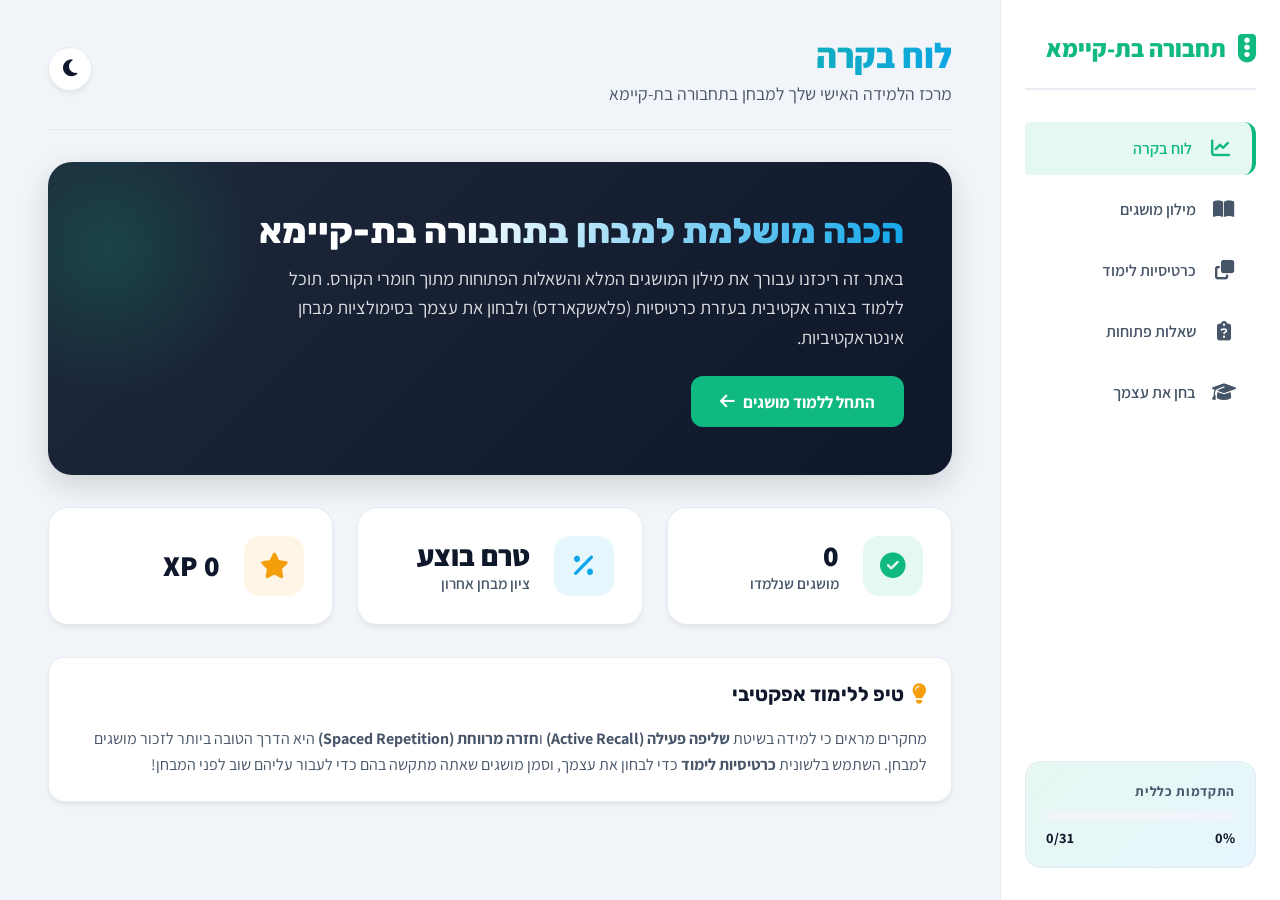
<file: index.html>
<!DOCTYPE html>
<html lang="he" dir="rtl">
<head>
    <meta charset="UTF-8">
    <meta name="viewport" content="width=device-width, initial-scale=1.0">
    <title>לוח בקרה - תחבורה בת-קיימא</title>
    <!-- Google Fonts -->
    <link rel="preconnect" href="https://fonts.googleapis.com">
    <link rel="preconnect" href="https://fonts.gstatic.com" crossorigin>
    <link href="https://fonts.googleapis.com/css2?family=Assistant:wght@300;400;600;700;800&family=Rubik:wght@300;400;500;700;800&display=swap" rel="stylesheet">
    <!-- FontAwesome for icons -->
    <link rel="stylesheet" href="https://cdnjs.cloudflare.com/ajax/libs/font-awesome/6.4.0/css/all.min.css">
    <!-- External stylesheet -->
    <link rel="stylesheet" href="styles.css">
</head>
<body data-theme="light">

    <div class="app-container">
        
        <!-- Sidebar Navigation -->
        <aside class="sidebar">
            <div class="logo-area">
                <i class="fa-solid fa-traffic-light"></i>
                <span>תחבורה בת-קיימא</span>
            </div>
            
            <nav>
                <ul class="nav-links">
                    <li>
                        <a class="nav-item active" href="index.html" id="nav-dashboard">
                            <i class="fa-solid fa-chart-line"></i>
                            <span>לוח בקרה</span>
                        </a>
                    </li>
                    <li>
                        <a class="nav-item" href="dictionary.html" id="nav-dictionary">
                            <i class="fa-solid fa-book-open"></i>
                            <span>מילון מושגים</span>
                        </a>
                    </li>
                    <li>
                        <a class="nav-item" href="flashcards.html" id="nav-flashcards">
                            <i class="fa-solid fa-clone"></i>
                            <span>כרטיסיות לימוד</span>
                        </a>
                    </li>
                    <li>
                        <a class="nav-item" href="open-questions.html" id="nav-open-questions">
                            <i class="fa-solid fa-clipboard-question"></i>
                            <span>שאלות פתוחות</span>
                        </a>
                    </li>
                    <li>
                        <a class="nav-item" href="quiz.html" id="nav-quiz">
                            <i class="fa-solid fa-graduation-cap"></i>
                            <span>בחן את עצמך</span>
                        </a>
                    </li>
                </ul>
            </nav>
            
            <!-- Learning Progress Box in Sidebar -->
            <div class="stats-summary">
                <div class="stats-summary-title">התקדמות כללית</div>
                <div class="progress-bar-container">
                    <div class="progress-bar-fill" id="sidebar-progress-fill"></div>
                </div>
                <div class="progress-text">
                    <span id="sidebar-progress-percent">0%</span>
                    <span id="sidebar-progress-ratio">0/0</span>
                </div>
            </div>
        </aside>

        <!-- Main Content Area -->
        <main class="main-content">
            
            <!-- App Header -->
            <header>
                <div class="header-title">
                    <h1>לוח בקרה</h1>
                    <p>מרכז הלמידה האישי שלך למבחן בתחבורה בת-קיימא</p>
                </div>
                <button class="theme-toggle-btn" onclick="toggleTheme()" title="שנה מצב תצוגה">
                    <i class="fa-solid fa-moon" id="theme-icon"></i>
                </button>
            </header>

            <!-- Dashboard View Content -->
            <div class="welcome-hero">
                <div class="welcome-text">
                    <h2>הכנה מושלמת למבחן בתחבורה בת-קיימא</h2>
                    <p>באתר זה ריכזנו עבורך את מילון המושגים המלא והשאלות הפתוחות מתוך חומרי הקורס. תוכל ללמוד בצורה אקטיבית בעזרת כרטיסיות (פלאשקארדס) ולבחון את עצמך בסימולציות מבחן אינטראקטיביות.</p>
                    <a class="hero-action-btn" href="dictionary.html">
                        <span>התחל ללמוד מושגים</span>
                        <i class="fa-solid fa-arrow-left"></i>
                    </a>
                </div>
            </div>

            <!-- Metrics Row -->
            <div class="dashboard-grid">
                <div class="dashboard-card">
                    <div class="dash-icon-box dash-icon-primary">
                        <i class="fa-solid fa-circle-check"></i>
                    </div>
                    <div class="dash-info">
                        <h3 id="dash-learned-count">0</h3>
                        <p>מושגים שנלמדו</p>
                    </div>
                </div>
                
                <div class="dashboard-card">
                    <div class="dash-icon-box dash-icon-secondary">
                        <i class="fa-solid fa-percent"></i>
                    </div>
                    <div class="dash-info">
                        <h3 id="dash-quiz-score">אין נתונים</h3>
                        <p>ציון מבחן אחרון</p>
                    </div>
                </div>

                <div class="dashboard-card">
                    <div class="dash-icon-box dash-icon-accent">
                        <i class="fa-solid fa-star"></i>
                    </div>
                    <div class="dash-info">
                        <h3 id="dash-streak">0 XP</h3>
                    </div>
                </div>
            </div>

            <!-- Tips & Recommendations -->
            <div class="controls-panel">
                <h3 style="font-family: 'Rubik', sans-serif; font-size: 1.25rem;"><i class="fa-solid fa-lightbulb" style="color: var(--accent); margin-left: 0.5rem;"></i>טיפ ללימוד אפקטיבי</h3>
                <p style="color: var(--text-secondary); line-height: 1.6;">מחקרים מראים כי למידה בשיטת <b>שליפה פעילה (Active Recall)</b> ו<b>חזרה מרווחת (Spaced Repetition)</b> היא הדרך הטובה ביותר לזכור מושגים למבחן. השתמש בלשונית <b>כרטיסיות לימוד</b> כדי לבחון את עצמך, וסמן מושגים שאתה מתקשה בהם כדי לעבור עליהם שוב לפני המבחן!</p>
            </div>
            
        </main>
    </div>

    <!-- DB and Core Application JS -->
    <script src="db.js"></script>
    <script>
        // Page-specific initializer (called automatically by db.js)
        function initPage() {
            document.getElementById('dash-learned-count').textContent = state.learnedIds.length;
            document.getElementById('dash-quiz-score').textContent = state.lastQuizScore !== null ? `${state.lastQuizScore}%` : 'טרם בוצע';
            document.getElementById('dash-streak').textContent = `${state.xp} XP`;
        }
    </script>
</body>
</html>
</file>
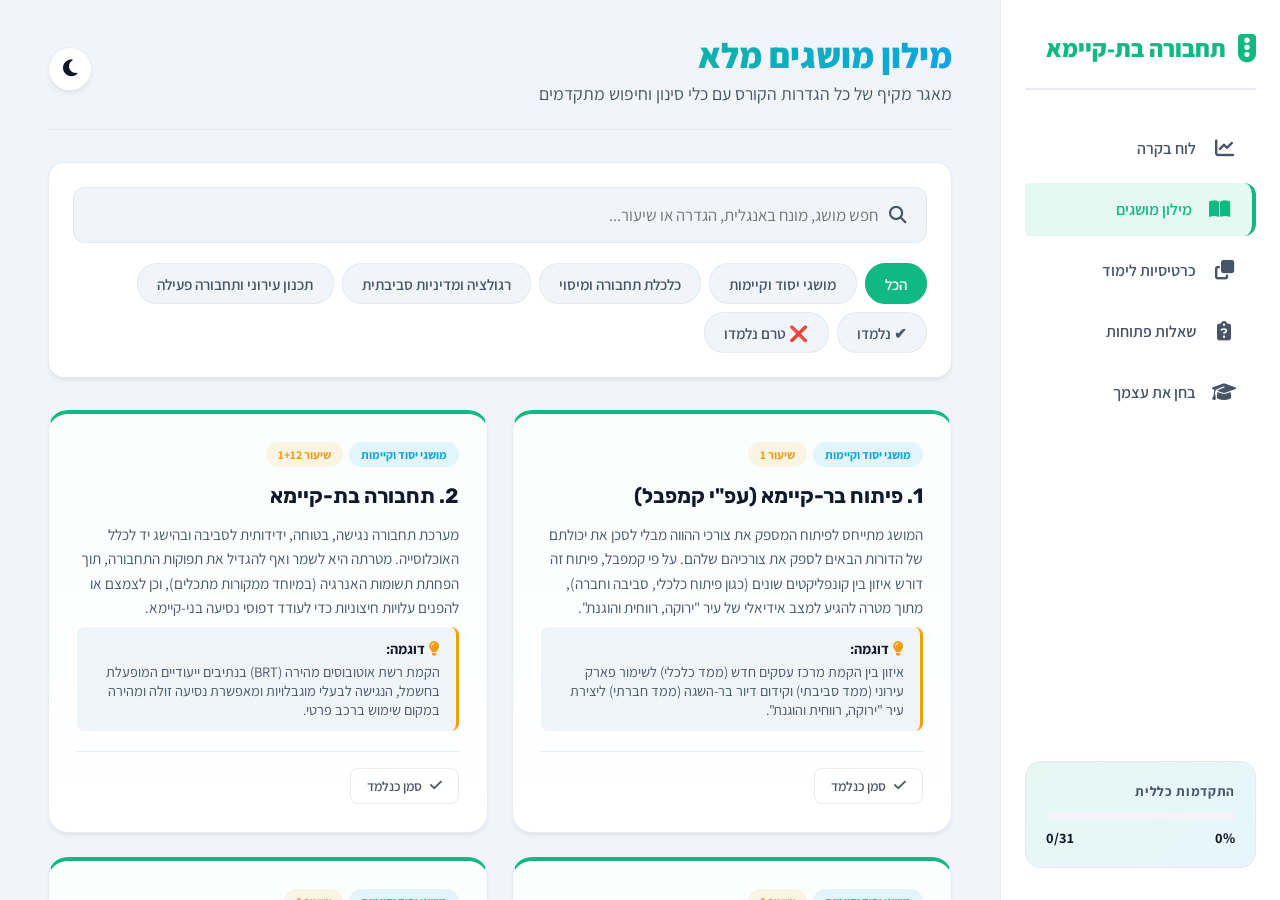
<file: dictionary.html>
<!DOCTYPE html>
<html lang="he" dir="rtl">
<head>
    <meta charset="UTF-8">
    <meta name="viewport" content="width=device-width, initial-scale=1.0">
    <title>מילון מושגים - תחבורה בת-קיימא</title>
    <!-- Google Fonts -->
    <link rel="preconnect" href="https://fonts.googleapis.com">
    <link rel="preconnect" href="https://fonts.gstatic.com" crossorigin>
    <link href="https://fonts.googleapis.com/css2?family=Assistant:wght@300;400;600;700;800&family=Rubik:wght@300;400;500;700;800&display=swap" rel="stylesheet">
    <!-- FontAwesome for icons -->
    <link rel="stylesheet" href="https://cdnjs.cloudflare.com/ajax/libs/font-awesome/6.4.0/css/all.min.css">
    <!-- External stylesheet -->
    <link rel="stylesheet" href="styles.css">
</head>
<body data-theme="light">

    <div class="app-container">
        
        <!-- Sidebar Navigation -->
        <aside class="sidebar">
            <div class="logo-area">
                <i class="fa-solid fa-traffic-light"></i>
                <span>תחבורה בת-קיימא</span>
            </div>
            
            <nav>
                <ul class="nav-links">
                    <li>
                        <a class="nav-item" href="index.html" id="nav-dashboard">
                            <i class="fa-solid fa-chart-line"></i>
                            <span>לוח בקרה</span>
                        </a>
                    </li>
                    <li>
                        <a class="nav-item active" href="dictionary.html" id="nav-dictionary">
                            <i class="fa-solid fa-book-open"></i>
                            <span>מילון מושגים</span>
                        </a>
                    </li>
                    <li>
                        <a class="nav-item" href="flashcards.html" id="nav-flashcards">
                            <i class="fa-solid fa-clone"></i>
                            <span>כרטיסיות לימוד</span>
                        </a>
                    </li>
                    <li>
                        <a class="nav-item" href="open-questions.html" id="nav-open-questions">
                            <i class="fa-solid fa-clipboard-question"></i>
                            <span>שאלות פתוחות</span>
                        </a>
                    </li>
                    <li>
                        <a class="nav-item" href="quiz.html" id="nav-quiz">
                            <i class="fa-solid fa-graduation-cap"></i>
                            <span>בחן את עצמך</span>
                        </a>
                    </li>
                </ul>
            </nav>
            
            <!-- Learning Progress Box in Sidebar -->
            <div class="stats-summary">
                <div class="stats-summary-title">התקדמות כללית</div>
                <div class="progress-bar-container">
                    <div class="progress-bar-fill" id="sidebar-progress-fill"></div>
                </div>
                <div class="progress-text">
                    <span id="sidebar-progress-percent">0%</span>
                    <span id="sidebar-progress-ratio">0/0</span>
                </div>
            </div>
        </aside>

        <!-- Main Content Area -->
        <main class="main-content">
            
            <!-- App Header -->
            <header>
                <div class="header-title">
                    <h1>מילון מושגים מלא</h1>
                    <p>מאגר מקיף של כל הגדרות הקורס עם כלי סינון וחיפוש מתקדמים</p>
                </div>
                <button class="theme-toggle-btn" onclick="toggleTheme()" title="שנה מצב תצוגה">
                    <i class="fa-solid fa-moon" id="theme-icon"></i>
                </button>
            </header>

            <!-- Search & Categories Bar -->
            <div class="controls-panel">
                <div class="search-row">
                    <div class="search-input-wrapper">
                        <i class="fa-solid fa-magnifying-glass"></i>
                        <input type="text" class="search-input" id="search-bar" placeholder="חפש מושג, מונח באנגלית, הגדרה או שיעור..." oninput="filterConcepts()">
                    </div>
                </div>
                
                <div class="categories-filter" id="category-filters">
                    <button class="filter-btn active" onclick="setCategoryFilter('all')">הכל</button>
                    <button class="filter-btn" onclick="setCategoryFilter('sustainability')">מושגי יסוד וקיימות</button>
                    <button class="filter-btn" onclick="setCategoryFilter('economics')">כלכלת תחבורה ומיסוי</button>
                    <button class="filter-btn" onclick="setCategoryFilter('policy')">רגולציה ומדיניות סביבתית</button>
                    <button class="filter-btn" onclick="setCategoryFilter('planning')">תכנון עירוני ותחבורה פעילה</button>
                    <button class="filter-btn" onclick="setCategoryFilter('learned')">✔ נלמדו</button>
                    <button class="filter-btn" onclick="setCategoryFilter('unlearned')">❌ טרם נלמדו</button>
                </div>
            </div>

            <!-- Dictionary Grid -->
            <div class="dictionary-grid" id="concepts-grid">
                <!-- Concept cards dynamically loaded here -->
            </div>
            
        </main>
    </div>

    <!-- DB and Core Application JS -->
    <script src="db.js"></script>
    <script>
        let currentFilter = 'all';
        let searchQuery = '';

        function initPage() {
            renderConcepts();
        }

        // Render Concept cards in Grid
        function renderConcepts() {
            const grid = document.getElementById('concepts-grid');
            grid.innerHTML = '';

            const filtered = getFilteredConcepts();

            if (filtered.length === 0) {
                grid.innerHTML = `
                    <div class="empty-state">
                        <i class="fa-solid fa-box-open"></i>
                        <h3>לא נמצאו מושגים מתאימים</h3>
                        <p>נסה לשנות את מילת החיפוש או את מסנן הקטגוריות</p>
                    </div>
                `;
                return;
            }

            filtered.forEach(concept => {
                const isLearned = state.learnedIds.includes(concept.id);
                const card = document.createElement('div');
                card.className = `concept-card ${isLearned ? 'learned-card' : ''}`;
                card.id = `card-${concept.id}`;
                
                card.innerHTML = `
                    <div class="card-header">
                        <div class="card-badges">
                            <span class="badge badge-cat">${concept.categoryHebrew}</span>
                            <span class="badge badge-lesson">${concept.source}</span>
                        </div>
                        ${isLearned ? `
                            <span class="learned-badge">
                                <i class="fa-solid fa-circle-check"></i> נלמד
                            </span>
                        ` : ''}
                    </div>
                    <h3 class="concept-title">${concept.id}. ${concept.title}</h3>
                    <p class="concept-definition" style="margin-bottom: 1rem;">${concept.definition}</p>
                    ${concept.example ? `
                        <div class="concept-example" style="margin-top: -0.5rem; margin-bottom: 1.25rem; padding: 0.75rem 1rem; background-color: var(--bg-primary); border-right: 3px solid var(--accent); border-radius: 8px; font-size: 0.9rem; color: var(--text-secondary);">
                            <span style="font-weight: 700; color: var(--text-primary); display: block; margin-bottom: 0.25rem;"><i class="fa-solid fa-lightbulb" style="color: var(--accent); margin-left: 0.25rem;"></i>דוגמה:</span>
                            ${concept.example}
                        </div>
                    ` : ''}
                    <div class="card-actions">
                        <button class="btn-learned-toggle" onclick="toggleLearned(${concept.id}, event)">
                            <i class="fa-solid ${isLearned ? 'fa-check-double' : 'fa-check'}"></i>
                            <span>${isLearned ? 'סומן כנלמד' : 'סמן כנלמד'}</span>
                        </button>
                    </div>
                `;
                grid.appendChild(card);
            });
        }

        // Filter concept logic
        function filterConcepts() {
            searchQuery = document.getElementById('search-bar').value.toLowerCase().trim();
            renderConcepts();
        }

        function setCategoryFilter(category) {
            currentFilter = category;
            
            // Update active states on filter buttons
            const filterContainer = document.getElementById('category-filters');
            filterContainer.querySelectorAll('.filter-btn').forEach(btn => {
                btn.classList.remove('active');
            });
            
            // Find correct button to set active
            event.target.classList.add('active');
            
            renderConcepts();
        }

        function getFilteredConcepts() {
            return concepts.filter(concept => {
                // Category filtering
                let matchesCategory = true;
                if (currentFilter === 'learned') {
                    matchesCategory = state.learnedIds.includes(concept.id);
                } else if (currentFilter === 'unlearned') {
                    matchesCategory = !state.learnedIds.includes(concept.id);
                } else if (currentFilter !== 'all') {
                    matchesCategory = concept.category === currentFilter;
                }

                // Search query filtering
                let matchesSearch = true;
                if (searchQuery) {
                    matchesSearch = concept.title.toLowerCase().includes(searchQuery) || 
                                    concept.definition.toLowerCase().includes(searchQuery) ||
                                    concept.source.toLowerCase().includes(searchQuery);
                }

                return matchesCategory && matchesSearch;
            });
        }

        // Toggle "Learned" state
        function toggleLearned(id, event) {
            if (event) {
                event.stopPropagation();
            }

            const index = state.learnedIds.indexOf(id);
            if (index > -1) {
                state.learnedIds.splice(index, 1);
                state.xp = Math.max(0, state.xp - 10); // Deduct XP
            } else {
                state.learnedIds.push(id);
                state.xp += 10; // Earn XP
                createConfettiEffect(event);
            }

            saveStateToStorage();
            renderConcepts();
            updateProgressStats();
        }

        // Confetti burst on clicking "Learned"
        function createConfettiEffect(event) {
            if (!event) return;
            const btn = event.currentTarget;
            const rect = btn.getBoundingClientRect();
            
            for (let i = 0; i < 8; i++) {
                const conf = document.createElement('div');
                conf.style.position = 'fixed';
                conf.style.width = '6px';
                conf.style.height = '6px';
                conf.style.borderRadius = '50%';
                conf.style.backgroundColor = ['#10b981', '#38bdf8', '#fbbf24', '#f87171'][Math.floor(Math.random() * 4)];
                conf.style.left = `${rect.left + rect.width / 2}px`;
                conf.style.top = `${rect.top + rect.height / 2}px`;
                conf.style.pointerEvents = 'none';
                conf.style.zIndex = '999';
                conf.style.transition = 'all 0.6s cubic-bezier(0.25, 0.46, 0.45, 0.94)';
                
                document.body.appendChild(conf);
                
                const angle = Math.random() * Math.PI * 2;
                const distance = 30 + Math.random() * 40;
                
                setTimeout(() => {
                    conf.style.transform = `translate(${Math.cos(angle) * distance}px, ${Math.sin(angle) * distance}px)`;
                    conf.style.opacity = '0';
                }, 50);

                setTimeout(() => {
                    conf.remove();
                }, 700);
            }
        }
    </script>
</body>
</html>
</file>
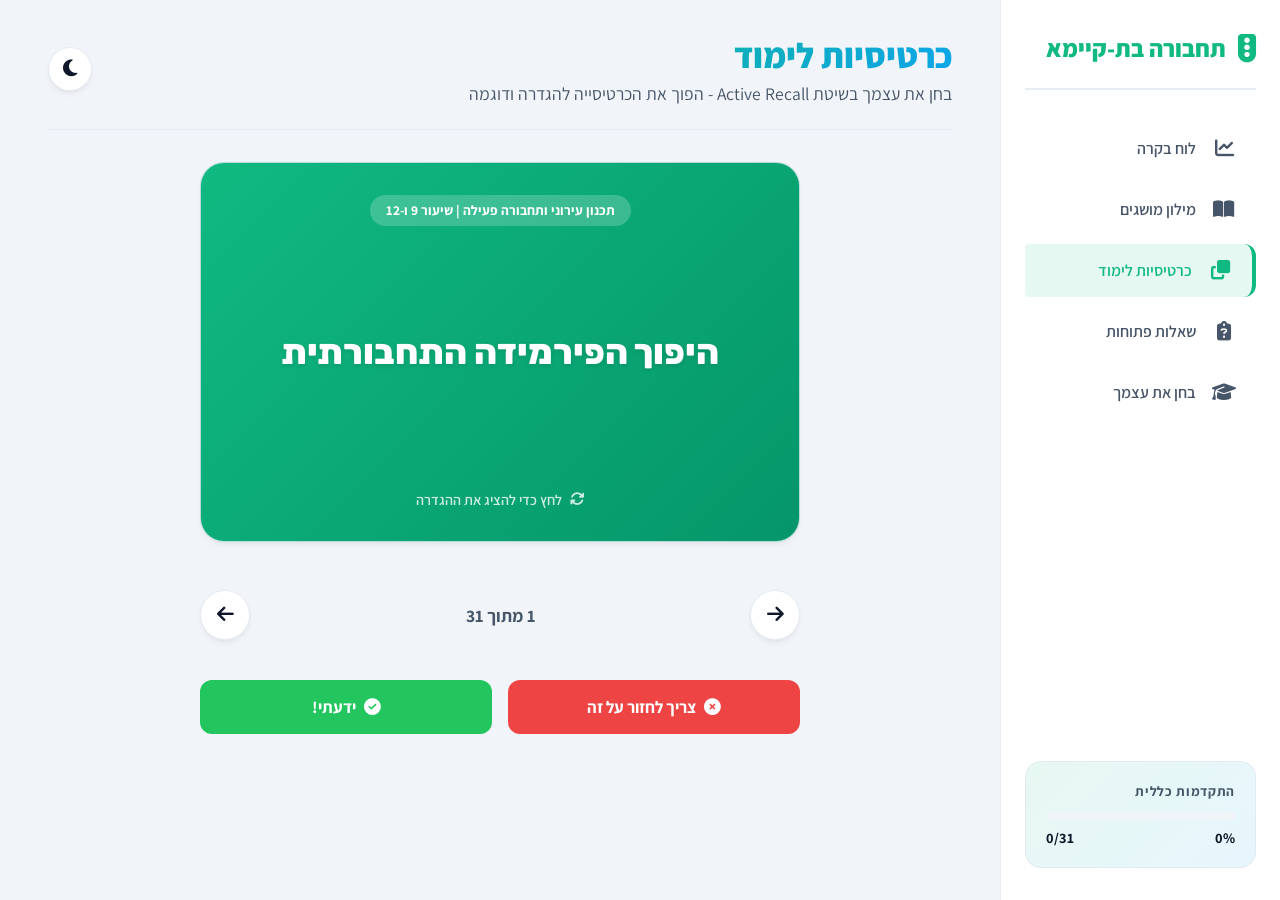
<file: flashcards.html>
<!DOCTYPE html>
<html lang="he" dir="rtl">
<head>
    <meta charset="UTF-8">
    <meta name="viewport" content="width=device-width, initial-scale=1.0">
    <title>כרטיסיות לימוד - תחבורה בת-קיימא</title>
    <!-- Google Fonts -->
    <link rel="preconnect" href="https://fonts.googleapis.com">
    <link rel="preconnect" href="https://fonts.gstatic.com" crossorigin>
    <link href="https://fonts.googleapis.com/css2?family=Assistant:wght@300;400;600;700;800&family=Rubik:wght@300;400;500;700;800&display=swap" rel="stylesheet">
    <!-- FontAwesome for icons -->
    <link rel="stylesheet" href="https://cdnjs.cloudflare.com/ajax/libs/font-awesome/6.4.0/css/all.min.css">
    <!-- External stylesheet -->
    <link rel="stylesheet" href="styles.css">
</head>
<body data-theme="light">

    <div class="app-container">
        
        <!-- Sidebar Navigation -->
        <aside class="sidebar">
            <div class="logo-area">
                <i class="fa-solid fa-traffic-light"></i>
                <span>תחבורה בת-קיימא</span>
            </div>
            
            <nav>
                <ul class="nav-links">
                    <li>
                        <a class="nav-item" href="index.html" id="nav-dashboard">
                            <i class="fa-solid fa-chart-line"></i>
                            <span>לוח בקרה</span>
                        </a>
                    </li>
                    <li>
                        <a class="nav-item" href="dictionary.html" id="nav-dictionary">
                            <i class="fa-solid fa-book-open"></i>
                            <span>מילון מושגים</span>
                        </a>
                    </li>
                    <li>
                        <a class="nav-item active" href="flashcards.html" id="nav-flashcards">
                            <i class="fa-solid fa-clone"></i>
                            <span>כרטיסיות לימוד</span>
                        </a>
                    </li>
                    <li>
                        <a class="nav-item" href="open-questions.html" id="nav-open-questions">
                            <i class="fa-solid fa-clipboard-question"></i>
                            <span>שאלות פתוחות</span>
                        </a>
                    </li>
                    <li>
                        <a class="nav-item" href="quiz.html" id="nav-quiz">
                            <i class="fa-solid fa-graduation-cap"></i>
                            <span>בחן את עצמך</span>
                        </a>
                    </li>
                </ul>
            </nav>
            
            <!-- Learning Progress Box in Sidebar -->
            <div class="stats-summary">
                <div class="stats-summary-title">התקדמות כללית</div>
                <div class="progress-bar-container">
                    <div class="progress-bar-fill" id="sidebar-progress-fill"></div>
                </div>
                <div class="progress-text">
                    <span id="sidebar-progress-percent">0%</span>
                    <span id="sidebar-progress-ratio">0/0</span>
                </div>
            </div>
        </aside>

        <!-- Main Content Area -->
        <main class="main-content">
            
            <!-- App Header -->
            <header>
                <div class="header-title">
                    <h1>כרטיסיות לימוד</h1>
                    <p>בחן את עצמך בשיטת Active Recall - הפוך את הכרטיסייה להגדרה ודוגמה</p>
                </div>
                <button class="theme-toggle-btn" onclick="toggleTheme()" title="שנה מצב תצוגה">
                    <i class="fa-solid fa-moon" id="theme-icon"></i>
                </button>
            </header>

            <!-- Flashcard Section -->
            <div class="study-view">
                
                <div class="flashcard-wrapper" onclick="toggleFlashcardFlip()">
                    <div class="flashcard" id="flashcard-element">
                        <!-- Front of Card -->
                        <div class="flashcard-front">
                            <span class="card-cat-indicator" id="flashcard-cat">טוען...</span>
                            <h3 class="card-title-lg" id="flashcard-title">מושג</h3>
                            <div class="hint-text">
                                <i class="fa-solid fa-rotate"></i>
                                <span>לחץ כדי להציג את ההגדרה</span>
                            </div>
                        </div>
                        <!-- Back of Card -->
                        <div class="flashcard-back">
                            <div class="back-title" id="flashcard-title-back">מושג</div>
                            <div class="back-definition" id="flashcard-def">טוען...</div>
                            <div class="hint-text-back">
                                <i class="fa-solid fa-rotate"></i> לחץ כדי להפוך חזרה
                            </div>
                        </div>
                    </div>
                </div>

                <!-- Flashcard navigation controls -->
                <div class="study-controls">
                    <button class="study-nav-btn" onclick="prevFlashcard()" title="כרטיסייה קודמת">
                        <i class="fa-solid fa-arrow-right"></i>
                    </button>
                    <div class="study-progress-counter" id="flashcard-counter">1 מתוך 31</div>
                    <button class="study-nav-btn" onclick="nextFlashcard()" title="כרטיסייה הבאה">
                        <i class="fa-solid fa-arrow-left"></i>
                    </button>
                </div>

                <!-- Assessment / feedback buttons -->
                <div class="study-feedback-buttons">
                    <button class="feedback-btn btn-dont-know" onclick="handleCardFeedback(false)">
                        <i class="fa-solid fa-circle-xmark"></i>
                        <span>צריך לחזור על זה</span>
                    </button>
                    <button class="feedback-btn btn-know" onclick="handleCardFeedback(true)">
                        <i class="fa-solid fa-circle-check"></i>
                        <span>ידעתי!</span>
                    </button>
                </div>
            </div>
            
        </main>
    </div>

    <!-- DB and Core Application JS -->
    <script src="db.js"></script>
    <script>
        let flashcardsOrder = [];
        let currentFlashcardIndex = 0;
        let isFlashcardFlipped = false;

        function initPage() {
            setupFlashcards();
        }

        function setupFlashcards() {
            flashcardsOrder = concepts.map(c => c.id);
            // Fisher-Yates shuffle
            for (let i = flashcardsOrder.length - 1; i > 0; i--) {
                const j = Math.floor(Math.random() * (i + 1));
                [flashcardsOrder[i], flashcardsOrder[j]] = [flashcardsOrder[j], flashcardsOrder[i]];
            }
            currentFlashcardIndex = 0;
            isFlashcardFlipped = false;
            document.getElementById('flashcard-element').classList.remove('flipped');
            displayFlashcard();
        }

        function displayFlashcard() {
            const conceptId = flashcardsOrder[currentFlashcardIndex];
            const concept = concepts.find(c => c.id === conceptId);
            
            if (!concept) return;

            document.getElementById('flashcard-title').textContent = concept.title;
            document.getElementById('flashcard-title-back').textContent = concept.title;
            
            document.getElementById('flashcard-def').innerHTML = `
                <p style="margin-bottom: 1.25rem;">${concept.definition}</p>
                ${concept.example ? `
                    <div style="padding: 0.75rem 1rem; background-color: var(--bg-primary); border-right: 3px solid var(--accent); border-radius: 8px; font-size: 0.95rem; text-align: right; color: var(--text-secondary);">
                        <strong style="color: var(--text-primary); display: block; margin-bottom: 0.25rem;"><i class="fa-solid fa-lightbulb" style="color: var(--accent); margin-left: 0.25rem;"></i>דוגמה:</strong>
                        ${concept.example}
                    </div>
                ` : ''}
            `;
            
            document.getElementById('flashcard-cat').textContent = `${concept.categoryHebrew} | ${concept.source}`;
            document.getElementById('flashcard-counter').textContent = `${currentFlashcardIndex + 1} מתוך ${flashcardsOrder.length}`;
        }

        function toggleFlashcardFlip() {
            isFlashcardFlipped = !isFlashcardFlipped;
            const element = document.getElementById('flashcard-element');
            if (isFlashcardFlipped) {
                element.classList.add('flipped');
            } else {
                element.classList.remove('flipped');
            }
        }

        function nextFlashcard() {
            if (currentFlashcardIndex < flashcardsOrder.length - 1) {
                currentFlashcardIndex++;
            } else {
                currentFlashcardIndex = 0; // Wrap around
            }
            
            if (isFlashcardFlipped) {
                toggleFlashcardFlip();
                setTimeout(displayFlashcard, 250);
            } else {
                displayFlashcard();
            }
        }

        function prevFlashcard() {
            if (currentFlashcardIndex > 0) {
                currentFlashcardIndex--;
            } else {
                currentFlashcardIndex = flashcardsOrder.length - 1;
            }

            if (isFlashcardFlipped) {
                toggleFlashcardFlip();
                setTimeout(displayFlashcard, 250);
            } else {
                displayFlashcard();
            }
        }

        function handleCardFeedback(knewIt) {
            const conceptId = flashcardsOrder[currentFlashcardIndex];
            
            if (knewIt) {
                if (!state.learnedIds.includes(conceptId)) {
                    state.learnedIds.push(conceptId);
                    state.xp += 15; // Extra XP for learning in flashcards!
                }
            } else {
                const learnedIdx = state.learnedIds.indexOf(conceptId);
                if (learnedIdx > -1) {
                    state.learnedIds.splice(learnedIdx, 1);
                }
            }
            
            saveStateToStorage();
            updateProgressStats();
            nextFlashcard();
        }
    </script>
</body>
</html>
</file>
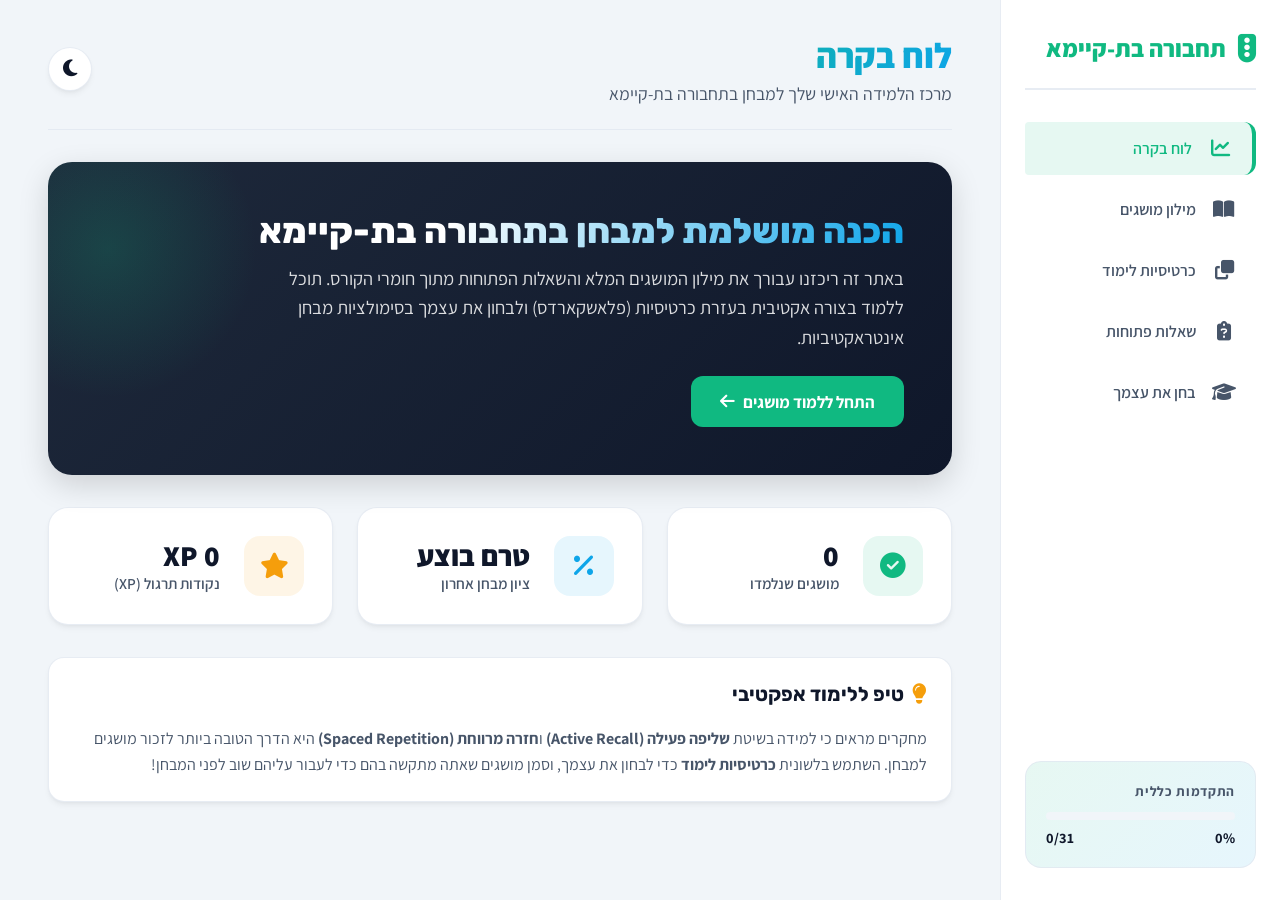
<file: main.html>
<!DOCTYPE html>
<html lang="he" dir="rtl">
<head>
    <meta charset="UTF-8">
    <meta name="viewport" content="width=device-width, initial-scale=1.0">
    <title>מערכת לימוד אינטראקטיבית - תחבורה בת-קיימא</title>
    <!-- Google Fonts -->
    <link rel="preconnect" href="https://fonts.googleapis.com">
    <link rel="preconnect" href="https://fonts.gstatic.com" crossorigin>
    <link href="https://fonts.googleapis.com/css2?family=Assistant:wght@300;400;600;700;800&family=Rubik:wght@300;400;500;700;800&display=swap" rel="stylesheet">
    <!-- FontAwesome for icons -->
    <link rel="stylesheet" href="https://cdnjs.cloudflare.com/ajax/libs/font-awesome/6.4.0/css/all.min.css">
    
    <style>
        :root {
            /* Light Mode Palette */
            --bg-primary: #f1f5f9;
            --bg-secondary: #ffffff;
            --text-primary: #0f172a;
            --text-secondary: #475569;
            --primary: #10b981; /* Emerald */
            --primary-hover: #059669;
            --secondary: #0ea5e9; /* Sky Blue */
            --secondary-hover: #0284c7;
            --accent: #f59e0b; /* Amber */
            --danger: #ef4444;
            --success: #22c55e;
            --card-border: rgba(226, 232, 240, 0.8);
            --card-shadow: 0 4px 6px -1px rgb(0 0 0 / 0.05), 0 2px 4px -2px rgb(0 0 0 / 0.05);
            --card-shadow-hover: 0 20px 25px -5px rgb(0 0 0 / 0.1), 0 8px 10px -6px rgb(0 0 0 / 0.1);
            --transition: all 0.3s cubic-bezier(0.4, 0, 0.2, 1);
            --glass-bg: rgba(255, 255, 255, 0.7);
            --glass-border: rgba(255, 255, 255, 0.4);
        }

        [data-theme="dark"] {
            /* Dark Mode Palette */
            --bg-primary: #0b0f19;
            --bg-secondary: #131c2e;
            --text-primary: #f8fafc;
            --text-secondary: #94a3b8;
            --primary: #10b981;
            --primary-hover: #34d399;
            --secondary: #38bdf8;
            --secondary-hover: #7dd3fc;
            --accent: #fbbf24;
            --danger: #f87171;
            --success: #4ade80;
            --card-border: rgba(30, 41, 59, 0.6);
            --card-shadow: 0 4px 6px -1px rgb(0 0 0 / 0.3), 0 2px 4px -2px rgb(0 0 0 / 0.3);
            --card-shadow-hover: 0 20px 25px -5px rgb(0 0 0 / 0.4), 0 8px 10px -6px rgb(0 0 0 / 0.4);
            --glass-bg: rgba(19, 28, 46, 0.8);
            --glass-border: rgba(255, 255, 255, 0.05);
        }

        * {
            box-sizing: border-box;
            margin: 0;
            padding: 0;
            font-family: 'Assistant', 'Rubik', sans-serif;
            -webkit-font-smoothing: antialiased;
        }

        body {
            background-color: var(--bg-primary);
            color: var(--text-primary);
            transition: var(--transition);
            min-height: 100vh;
            display: flex;
            flex-direction: column;
        }

        /* Layout Structure */
        .app-container {
            display: flex;
            min-height: 100vh;
            position: relative;
        }

        /* Sidebar navigation */
        .sidebar {
            width: 280px;
            background-color: var(--bg-secondary);
            border-left: 1px solid var(--card-border);
            padding: 2rem 1.5rem;
            display: flex;
            flex-direction: column;
            gap: 2rem;
            transition: var(--transition);
            z-index: 100;
        }

        .logo-area {
            display: flex;
            align-items: center;
            gap: 0.75rem;
            color: var(--primary);
            font-weight: 800;
            font-size: 1.5rem;
            font-family: 'Rubik', sans-serif;
            border-bottom: 2px solid var(--card-border);
            padding-bottom: 1.5rem;
        }

        .logo-area i {
            font-size: 1.8rem;
        }

        .nav-links {
            list-style: none;
            display: flex;
            flex-direction: column;
            gap: 0.5rem;
        }

        .nav-item {
            display: flex;
            align-items: center;
            gap: 1rem;
            padding: 1rem 1.25rem;
            border-radius: 12px;
            color: var(--text-secondary);
            text-decoration: none;
            font-weight: 600;
            cursor: pointer;
            transition: var(--transition);
        }

        .nav-item:hover, .nav-item.active {
            background-color: rgba(16, 185, 129, 0.1);
            color: var(--primary);
        }

        .nav-item.active {
            border-right: 4px solid var(--primary);
            border-radius: 4px 12px 12px 4px;
        }

        .nav-item i {
            font-size: 1.2rem;
            width: 24px;
            text-align: center;
        }

        /* Sidebar stats box */
        .stats-summary {
            background: linear-gradient(135deg, rgba(16, 185, 129, 0.1) 0%, rgba(14, 165, 233, 0.1) 100%);
            border: 1px solid var(--card-border);
            border-radius: 16px;
            padding: 1.25rem;
            margin-top: auto;
        }

        .stats-summary-title {
            font-size: 0.85rem;
            text-transform: uppercase;
            letter-spacing: 0.05em;
            color: var(--text-secondary);
            font-weight: 700;
            margin-bottom: 0.75rem;
        }

        .progress-bar-container {
            width: 100%;
            height: 8px;
            background-color: var(--bg-primary);
            border-radius: 10px;
            overflow: hidden;
            margin-bottom: 0.5rem;
        }

        .progress-bar-fill {
            height: 100%;
            background: linear-gradient(90deg, var(--primary) 0%, var(--secondary) 100%);
            width: 0%;
            transition: width 0.5s cubic-bezier(0.4, 0, 0.2, 1);
        }

        .progress-text {
            display: flex;
            justify-content: space-between;
            font-size: 0.9rem;
            font-weight: 700;
        }

        /* Main Content Panel */
        .main-content {
            flex: 1;
            padding: 2rem 3rem;
            display: flex;
            flex-direction: column;
            gap: 2rem;
            overflow-y: auto;
            max-width: 1200px;
            margin: 0 auto;
            width: 100%;
        }

        header {
            display: flex;
            justify-content: space-between;
            align-items: center;
            padding-bottom: 1.5rem;
            border-bottom: 1px solid var(--card-border);
        }

        .header-title h1 {
            font-size: 2.2rem;
            font-weight: 800;
            background: linear-gradient(135deg, var(--primary) 0%, var(--secondary) 100%);
            -webkit-background-clip: text;
            -webkit-text-fill-color: transparent;
        }

        .header-title p {
            color: var(--text-secondary);
            margin-top: 0.25rem;
            font-size: 1.1rem;
        }

        .theme-toggle-btn {
            background-color: var(--bg-secondary);
            border: 1px solid var(--card-border);
            color: var(--text-primary);
            padding: 0.75rem;
            border-radius: 50%;
            cursor: pointer;
            font-size: 1.2rem;
            transition: var(--transition);
            box-shadow: var(--card-shadow);
            width: 44px;
            height: 44px;
            display: flex;
            align-items: center;
            justify-content: center;
        }

        .theme-toggle-btn:hover {
            transform: scale(1.05);
            border-color: var(--primary);
            color: var(--primary);
        }

        /* Search and Filter Panel */
        .controls-panel {
            background-color: var(--bg-secondary);
            border: 1px solid var(--card-border);
            border-radius: 16px;
            padding: 1.5rem;
            box-shadow: var(--card-shadow);
            display: flex;
            flex-direction: column;
            gap: 1.25rem;
        }

        .search-row {
            display: flex;
            gap: 1rem;
            position: relative;
        }

        .search-input-wrapper {
            position: relative;
            flex: 1;
        }

        .search-input-wrapper i {
            position: absolute;
            right: 1.25rem;
            top: 50%;
            transform: translateY(-50%);
            color: var(--text-secondary);
            font-size: 1.1rem;
        }

        .search-input {
            width: 100%;
            padding: 1rem 3rem 1rem 1.25rem;
            border-radius: 12px;
            border: 1px solid var(--card-border);
            background-color: var(--bg-primary);
            color: var(--text-primary);
            font-size: 1.05rem;
            outline: none;
            transition: var(--transition);
        }

        .search-input:focus {
            border-color: var(--primary);
            box-shadow: 0 0 0 3px rgba(16, 185, 129, 0.15);
        }

        .categories-filter {
            display: flex;
            flex-wrap: wrap;
            gap: 0.5rem;
        }

        .filter-btn {
            padding: 0.6rem 1.2rem;
            border-radius: 20px;
            border: 1px solid var(--card-border);
            background-color: var(--bg-primary);
            color: var(--text-secondary);
            font-weight: 600;
            font-size: 0.95rem;
            cursor: pointer;
            transition: var(--transition);
        }

        .filter-btn:hover {
            border-color: var(--primary);
            color: var(--primary);
        }

        .filter-btn.active {
            background-color: var(--primary);
            color: white;
            border-color: var(--primary);
        }

        /* Dictionary Card Grid */
        .dictionary-grid {
            display: grid;
            grid-template-columns: repeat(auto-fill, minmax(340px, 1fr));
            gap: 1.5rem;
        }

        .concept-card {
            background-color: var(--bg-secondary);
            border: 1px solid var(--card-border);
            border-radius: 20px;
            padding: 1.75rem;
            box-shadow: var(--card-shadow);
            transition: var(--transition);
            display: flex;
            flex-direction: column;
            position: relative;
            overflow: hidden;
            border-top: 4px solid var(--primary);
        }

        .concept-card::before {
            content: '';
            position: absolute;
            top: 0;
            left: 0;
            width: 100%;
            height: 100%;
            background: linear-gradient(180deg, rgba(16, 185, 129, 0.02) 0%, transparent 100%);
            pointer-events: none;
        }

        .concept-card:hover {
            transform: translateY(-5px);
            box-shadow: var(--card-shadow-hover);
        }

        .card-header {
            display: flex;
            justify-content: space-between;
            align-items: flex-start;
            margin-bottom: 1rem;
            gap: 0.5rem;
        }

        .card-badges {
            display: flex;
            flex-wrap: wrap;
            gap: 0.4rem;
        }

        .badge {
            font-size: 0.75rem;
            padding: 0.3rem 0.75rem;
            border-radius: 30px;
            font-weight: 700;
        }

        .badge-cat {
            background-color: rgba(14, 165, 233, 0.1);
            color: var(--secondary);
        }

        .badge-lesson {
            background-color: rgba(245, 158, 11, 0.1);
            color: var(--accent);
        }

        .learned-badge {
            background-color: rgba(34, 197, 94, 0.1);
            color: var(--success);
            padding: 0.25rem 0.5rem;
            border-radius: 8px;
            font-size: 0.8rem;
            font-weight: 700;
            display: flex;
            align-items: center;
            gap: 0.25rem;
        }

        .concept-title {
            font-size: 1.3rem;
            font-weight: 700;
            color: var(--text-primary);
            line-height: 1.3;
            margin-bottom: 0.75rem;
            font-family: 'Rubik', sans-serif;
        }

        .concept-definition {
            font-size: 0.95rem;
            color: var(--text-secondary);
            line-height: 1.6;
            margin-bottom: 1.5rem;
            flex: 1;
        }

        .card-actions {
            display: flex;
            justify-content: space-between;
            align-items: center;
            border-top: 1px solid var(--card-border);
            padding-top: 1rem;
            margin-top: auto;
        }

        .btn-learned-toggle {
            background: none;
            border: 1px solid var(--card-border);
            padding: 0.5rem 1rem;
            border-radius: 8px;
            color: var(--text-secondary);
            font-size: 0.85rem;
            font-weight: 600;
            cursor: pointer;
            display: flex;
            align-items: center;
            gap: 0.5rem;
            transition: var(--transition);
        }

        .btn-learned-toggle:hover {
            border-color: var(--primary);
            color: var(--primary);
            background-color: rgba(16, 185, 129, 0.05);
        }

        .concept-card.learned-card {
            border-top-color: var(--success);
        }

        .concept-card.learned-card .btn-learned-toggle {
            background-color: var(--success);
            color: white;
            border-color: var(--success);
        }

        /* Open Questions View */
        .open-questions-container {
            display: flex;
            flex-direction: column;
            gap: 1.5rem;
        }

        .question-card {
            background-color: var(--bg-secondary);
            border: 1px solid var(--card-border);
            border-radius: 20px;
            padding: 2rem;
            box-shadow: var(--card-shadow);
            transition: var(--transition);
            border-right: 5px solid var(--secondary);
        }

        .question-header {
            display: flex;
            justify-content: space-between;
            align-items: center;
            margin-bottom: 1.25rem;
        }

        .question-text {
            font-size: 1.3rem;
            font-weight: 700;
            color: var(--text-primary);
            line-height: 1.4;
            font-family: 'Rubik', sans-serif;
        }

        .reveal-btn {
            background-color: var(--secondary);
            color: white;
            border: none;
            padding: 0.75rem 1.5rem;
            border-radius: 12px;
            font-weight: 700;
            cursor: pointer;
            transition: var(--transition);
            display: inline-flex;
            align-items: center;
            gap: 0.5rem;
        }

        .reveal-btn:hover {
            background-color: var(--secondary-hover);
            transform: translateY(-2px);
        }

        .answer-box {
            background-color: var(--bg-primary);
            border: 1px solid var(--card-border);
            border-radius: 12px;
            padding: 1.5rem;
            margin-top: 1rem;
            line-height: 1.7;
            font-size: 1.05rem;
            display: none;
            animation: fadeIn 0.4s ease-out;
        }

        .answer-box.visible {
            display: block;
        }

        .answer-box ul {
            margin-top: 1rem;
            padding-right: 1.5rem;
            display: flex;
            flex-direction: column;
            gap: 0.75rem;
        }

        .answer-box li {
            list-style-type: disc;
        }

        /* Flashcard Study Mode CSS */
        .study-view {
            max-width: 600px;
            margin: 0 auto;
            width: 100%;
            display: flex;
            flex-direction: column;
            align-items: center;
            gap: 2rem;
        }

        .flashcard-wrapper {
            perspective: 1000px;
            width: 100%;
            height: 380px;
            cursor: pointer;
        }

        .flashcard {
            position: relative;
            width: 100%;
            height: 100%;
            text-align: center;
            transition: transform 0.8s cubic-bezier(0.175, 0.885, 0.32, 1.275);
            transform-style: preserve-3d;
        }

        .flashcard-wrapper:hover .flashcard {
            /* Smooth tilt effect on hover to indicate interactiveness */
            box-shadow: 0 14px 28px rgba(0,0,0,0.15), 0 10px 10px rgba(0,0,0,0.1);
        }

        .flashcard.flipped {
            transform: rotateY(180deg);
        }

        .flashcard-front, .flashcard-back {
            position: absolute;
            width: 100%;
            height: 100%;
            -webkit-backface-visibility: hidden;
            backface-visibility: hidden;
            border-radius: 24px;
            display: flex;
            flex-direction: column;
            justify-content: center;
            align-items: center;
            padding: 2.5rem;
            box-shadow: var(--card-shadow);
            border: 1px solid var(--card-border);
        }

        .flashcard-front {
            background: linear-gradient(135deg, var(--primary) 0%, var(--primary-hover) 100%);
            color: white;
        }

        .flashcard-front .card-cat-indicator {
            position: absolute;
            top: 2rem;
            background-color: rgba(255, 255, 255, 0.2);
            color: white;
            padding: 0.4rem 1rem;
            border-radius: 30px;
            font-size: 0.85rem;
            font-weight: 700;
        }

        .flashcard-front .card-title-lg {
            font-size: 2.2rem;
            font-weight: 800;
            font-family: 'Rubik', sans-serif;
            text-shadow: 0 2px 4px rgba(0,0,0,0.1);
        }

        .flashcard-front .hint-text {
            position: absolute;
            bottom: 2rem;
            font-size: 0.9rem;
            opacity: 0.8;
            font-weight: 600;
            display: flex;
            align-items: center;
            gap: 0.5rem;
        }

        .flashcard-back {
            background-color: var(--bg-secondary);
            color: var(--text-primary);
            transform: rotateY(180deg);
            justify-content: flex-start;
            text-align: right;
            overflow-y: auto;
        }

        .flashcard-back .card-back-header {
            width: 100%;
            border-bottom: 1px solid var(--card-border);
            padding-bottom: 0.75rem;
            margin-bottom: 1.25rem;
            display: flex;
            justify-content: space-between;
            align-items: center;
        }

        .flashcard-back .back-title {
            font-size: 1.4rem;
            font-weight: 700;
            font-family: 'Rubik', sans-serif;
            color: var(--primary);
        }

        .flashcard-back .back-definition {
            font-size: 1.1rem;
            line-height: 1.7;
            color: var(--text-primary);
            overflow-y: auto;
            flex: 1;
            width: 100%;
        }

        .flashcard-back .hint-text-back {
            font-size: 0.85rem;
            color: var(--text-secondary);
            text-align: center;
            margin-top: 1rem;
            width: 100%;
        }

        .study-controls {
            display: flex;
            align-items: center;
            justify-content: space-between;
            width: 100%;
            margin-top: 1rem;
        }

        .study-nav-btn {
            background-color: var(--bg-secondary);
            border: 1px solid var(--card-border);
            color: var(--text-primary);
            width: 50px;
            height: 50px;
            border-radius: 50%;
            cursor: pointer;
            display: flex;
            align-items: center;
            justify-content: center;
            font-size: 1.2rem;
            transition: var(--transition);
            box-shadow: var(--card-shadow);
        }

        .study-nav-btn:hover {
            background-color: var(--primary);
            color: white;
            border-color: var(--primary);
            transform: scale(1.05);
        }

        .study-progress-counter {
            font-weight: 700;
            font-size: 1.1rem;
            color: var(--text-secondary);
        }

        .study-feedback-buttons {
            display: flex;
            gap: 1rem;
            width: 100%;
            margin-top: 0.5rem;
        }

        .feedback-btn {
            flex: 1;
            padding: 1rem;
            border-radius: 12px;
            border: none;
            font-size: 1.05rem;
            font-weight: 700;
            cursor: pointer;
            display: flex;
            align-items: center;
            justify-content: center;
            gap: 0.5rem;
            transition: var(--transition);
            color: white;
        }

        .btn-know {
            background-color: var(--success);
        }
        .btn-know:hover {
            background-color: #16a34a;
            transform: translateY(-2px);
        }

        .btn-dont-know {
            background-color: var(--danger);
        }
        .btn-dont-know:hover {
            background-color: #dc2626;
            transform: translateY(-2px);
        }

        /* Quiz View CSS */
        .quiz-view {
            max-width: 700px;
            margin: 0 auto;
            width: 100%;
            background-color: var(--bg-secondary);
            border: 1px solid var(--card-border);
            border-radius: 24px;
            padding: 2.5rem;
            box-shadow: var(--card-shadow);
            display: flex;
            flex-direction: column;
            gap: 2rem;
            position: relative;
        }

        .quiz-start-screen {
            text-align: center;
            display: flex;
            flex-direction: column;
            align-items: center;
            gap: 1.5rem;
            padding: 2rem 0;
        }

        .quiz-start-screen i {
            font-size: 5rem;
            color: var(--accent);
            animation: bounce 2s infinite;
        }

        .quiz-start-screen h2 {
            font-size: 2rem;
            font-family: 'Rubik', sans-serif;
            font-weight: 800;
        }

        .quiz-start-screen p {
            color: var(--text-secondary);
            font-size: 1.15rem;
            max-width: 500px;
            line-height: 1.6;
        }

        .btn-start-quiz {
            background: linear-gradient(135deg, var(--primary) 0%, var(--secondary) 100%);
            color: white;
            border: none;
            padding: 1rem 2.5rem;
            font-size: 1.2rem;
            font-weight: 700;
            border-radius: 16px;
            cursor: pointer;
            transition: var(--transition);
            box-shadow: 0 4px 15px rgba(16, 185, 129, 0.3);
        }

        .btn-start-quiz:hover {
            transform: translateY(-2px);
            box-shadow: 0 8px 25px rgba(16, 185, 129, 0.45);
        }

        .quiz-active-screen {
            display: none;
            flex-direction: column;
            gap: 1.5rem;
        }

        .quiz-header {
            display: flex;
            justify-content: space-between;
            align-items: center;
            border-bottom: 2px solid var(--card-border);
            padding-bottom: 1rem;
        }

        .quiz-progress-num {
            font-size: 1.1rem;
            font-weight: 700;
            color: var(--text-secondary);
        }

        .quiz-score-indicator {
            background-color: rgba(14, 165, 233, 0.1);
            color: var(--secondary);
            padding: 0.4rem 1rem;
            border-radius: 30px;
            font-weight: 700;
            font-size: 0.95rem;
        }

        .quiz-question-container {
            margin: 1rem 0;
        }

        .quiz-question-type {
            font-size: 0.9rem;
            text-transform: uppercase;
            font-weight: 700;
            color: var(--primary);
            margin-bottom: 0.5rem;
            letter-spacing: 0.05em;
        }

        .quiz-question-text {
            font-size: 1.4rem;
            font-weight: 700;
            color: var(--text-primary);
            line-height: 1.4;
            font-family: 'Rubik', sans-serif;
        }

        .quiz-options-list {
            display: flex;
            flex-direction: column;
            gap: 1rem;
            margin-top: 1.5rem;
        }

        .quiz-option {
            background-color: var(--bg-primary);
            border: 1px solid var(--card-border);
            border-radius: 14px;
            padding: 1.1rem 1.5rem;
            font-size: 1.05rem;
            font-weight: 600;
            color: var(--text-primary);
            cursor: pointer;
            transition: var(--transition);
            display: flex;
            align-items: center;
            justify-content: space-between;
            gap: 1rem;
            text-align: right;
        }

        .quiz-option:hover {
            border-color: var(--secondary);
            background-color: rgba(14, 165, 233, 0.05);
            transform: translateX(-5px);
        }

        .quiz-option.correct {
            background-color: rgba(34, 197, 94, 0.15) !important;
            border-color: var(--success) !important;
            color: var(--success) !important;
        }

        .quiz-option.incorrect {
            background-color: rgba(239, 68, 68, 0.15) !important;
            border-color: var(--danger) !important;
            color: var(--danger) !important;
        }

        .quiz-option-status-icon {
            font-size: 1.2rem;
            display: none;
        }

        .quiz-option.correct .quiz-option-status-icon {
            display: block;
            color: var(--success);
        }

        .quiz-option.incorrect .quiz-option-status-icon {
            display: block;
            color: var(--danger);
        }

        .quiz-feedback-box {
            padding: 1.25rem;
            border-radius: 12px;
            font-weight: 600;
            display: none;
            animation: fadeIn 0.3s ease;
            line-height: 1.5;
        }

        .quiz-feedback-box.correct-feedback {
            background-color: rgba(34, 197, 94, 0.1);
            color: var(--success);
            border: 1px solid var(--success);
        }

        .quiz-feedback-box.incorrect-feedback {
            background-color: rgba(239, 68, 68, 0.1);
            color: var(--danger);
            border: 1px solid var(--danger);
        }

        .btn-next-quiz {
            align-self: flex-end;
            background-color: var(--primary);
            color: white;
            border: none;
            padding: 0.9rem 2rem;
            font-size: 1.1rem;
            font-weight: 700;
            border-radius: 12px;
            cursor: pointer;
            transition: var(--transition);
            display: none;
        }

        .btn-next-quiz:hover {
            background-color: var(--primary-hover);
            transform: translateY(-2px);
        }

        /* Quiz Summary Screen */
        .quiz-summary-screen {
            display: none;
            text-align: center;
            flex-direction: column;
            align-items: center;
            gap: 2rem;
            padding: 1.5rem 0;
        }

        .quiz-score-circle {
            position: relative;
            width: 160px;
            height: 160px;
            border-radius: 50%;
            background: conic-gradient(var(--success) 0deg, var(--bg-primary) 0deg);
            display: flex;
            align-items: center;
            justify-content: center;
            box-shadow: 0 10px 25px rgba(0,0,0,0.1);
            transition: transform 0.8s ease-out;
        }

        .quiz-score-circle-inner {
            width: 130px;
            height: 130px;
            border-radius: 50%;
            background-color: var(--bg-secondary);
            display: flex;
            flex-direction: column;
            align-items: center;
            justify-content: center;
            font-family: 'Rubik', sans-serif;
        }

        .quiz-score-percent {
            font-size: 2.2rem;
            font-weight: 800;
            color: var(--text-primary);
        }

        .quiz-score-label {
            font-size: 0.9rem;
            color: var(--text-secondary);
            font-weight: 600;
        }

        .quiz-summary-text h3 {
            font-size: 1.8rem;
            font-weight: 800;
            margin-bottom: 0.5rem;
        }

        .quiz-summary-text p {
            color: var(--text-secondary);
            font-size: 1.1rem;
        }

        .quiz-action-buttons {
            display: flex;
            gap: 1rem;
        }

        /* Empty State */
        .empty-state {
            grid-column: 1 / -1;
            text-align: center;
            padding: 4rem 2rem;
            background-color: var(--bg-secondary);
            border: 1px solid var(--card-border);
            border-radius: 20px;
            color: var(--text-secondary);
            display: flex;
            flex-direction: column;
            align-items: center;
            gap: 1rem;
        }

        .empty-state i {
            font-size: 3.5rem;
            color: var(--text-secondary);
            opacity: 0.5;
        }

        .empty-state h3 {
            font-size: 1.4rem;
            font-weight: 700;
            color: var(--text-primary);
        }

        /* Dashboard View */
        .dashboard-grid {
            display: grid;
            grid-template-columns: repeat(auto-fit, minmax(280px, 1fr));
            gap: 1.5rem;
        }

        .dashboard-card {
            background-color: var(--bg-secondary);
            border: 1px solid var(--card-border);
            border-radius: 20px;
            padding: 1.75rem;
            box-shadow: var(--card-shadow);
            display: flex;
            align-items: center;
            gap: 1.5rem;
            transition: var(--transition);
        }

        .dashboard-card:hover {
            transform: translateY(-3px);
            box-shadow: var(--card-shadow-hover);
        }

        .dash-icon-box {
            width: 60px;
            height: 60px;
            border-radius: 16px;
            display: flex;
            align-items: center;
            justify-content: center;
            font-size: 1.6rem;
        }

        .dash-icon-primary {
            background-color: rgba(16, 185, 129, 0.1);
            color: var(--primary);
        }

        .dash-icon-secondary {
            background-color: rgba(14, 165, 233, 0.1);
            color: var(--secondary);
        }

        .dash-icon-accent {
            background-color: rgba(245, 158, 11, 0.1);
            color: var(--accent);
        }

        .dash-info h3 {
            font-size: 1.8rem;
            font-weight: 800;
            color: var(--text-primary);
            line-height: 1.2;
        }

        .dash-info p {
            color: var(--text-secondary);
            font-size: 0.95rem;
            font-weight: 600;
        }

        .welcome-hero {
            background: linear-gradient(135deg, #1e293b 0%, #0f172a 100%);
            border-radius: 24px;
            padding: 3rem;
            color: white;
            position: relative;
            overflow: hidden;
            box-shadow: 0 10px 30px rgba(0, 0, 0, 0.15);
            display: flex;
            justify-content: space-between;
            align-items: center;
        }

        .welcome-hero::before {
            content: '';
            position: absolute;
            top: -20%;
            left: -10%;
            width: 300px;
            height: 300px;
            background: radial-gradient(circle, var(--primary) 0%, transparent 70%);
            opacity: 0.2;
            pointer-events: none;
        }

        .welcome-text h2 {
            font-size: 2.2rem;
            font-weight: 800;
            margin-bottom: 0.75rem;
            font-family: 'Rubik', sans-serif;
            background: linear-gradient(120deg, #ffffff 30%, var(--secondary) 100%);
            -webkit-background-clip: text;
            -webkit-text-fill-color: transparent;
        }

        .welcome-text p {
            font-size: 1.15rem;
            opacity: 0.85;
            max-width: 650px;
            line-height: 1.6;
        }

        .hero-action-btn {
            background-color: var(--primary);
            color: white;
            border: none;
            padding: 0.9rem 1.8rem;
            font-size: 1.05rem;
            font-weight: 700;
            border-radius: 12px;
            cursor: pointer;
            transition: var(--transition);
            margin-top: 1.5rem;
            display: inline-flex;
            align-items: center;
            gap: 0.5rem;
        }

        .hero-action-btn:hover {
            background-color: var(--primary-hover);
            transform: translateY(-2px);
        }

        /* Animations */
        @keyframes fadeIn {
            from { opacity: 0; transform: translateY(10px); }
            to { opacity: 1; transform: translateY(0); }
        }

        @keyframes bounce {
            0%, 20%, 50%, 80%, 100% {transform: translateY(0);}
            40% {transform: translateY(-20px);}
            60% {transform: translateY(-10px);}
        }

        /* Responsive styling */
        @media (max-width: 1024px) {
            .app-container {
                flex-direction: column;
            }
            .sidebar {
                width: 100%;
                border-left: none;
                border-bottom: 1px solid var(--card-border);
                padding: 1.5rem;
                gap: 1rem;
            }
            .logo-area {
                border-bottom: none;
                padding-bottom: 0;
            }
            .nav-links {
                flex-direction: row;
                overflow-x: auto;
                padding-bottom: 0.5rem;
            }
            .nav-item {
                white-space: nowrap;
                padding: 0.75rem 1rem;
            }
            .nav-item.active {
                border-right: none;
                border-bottom: 3px solid var(--primary);
                border-radius: 12px 12px 0 0;
            }
            .stats-summary {
                display: none; /* Hide on small screen top bars to save space */
            }
            .main-content {
                padding: 1.5rem;
            }
            .welcome-hero {
                padding: 2rem;
            }
            .welcome-text h2 {
                font-size: 1.8rem;
            }
        }

        @media (max-width: 640px) {
            .nav-links {
                justify-content: space-between;
            }
            .header-title h1 {
                font-size: 1.8rem;
            }
            .search-row {
                flex-direction: column;
            }
            .quiz-view {
                padding: 1.5rem;
            }
            .flashcard-wrapper {
                height: 320px;
            }
            .flashcard-front .card-title-lg {
                font-size: 1.7rem;
            }
        }
    </style>
</head>
<body data-theme="light">

    <div class="app-container">
        
        <!-- Sidebar Navigation -->
        <aside class="sidebar">
            <div class="logo-area">
                <i class="fa-solid fa-traffic-light"></i>
                <span>תחבורה בת-קיימא</span>
            </div>
            
            <nav>
                <ul class="nav-links">
                    <li>
                        <a class="nav-item active" onclick="switchView('dashboard')" id="nav-dashboard">
                            <i class="fa-solid fa-chart-line"></i>
                            <span>לוח בקרה</span>
                        </a>
                    </li>
                    <li>
                        <a class="nav-item" onclick="switchView('dictionary')" id="nav-dictionary">
                            <i class="fa-solid fa-book-open"></i>
                            <span>מילון מושגים</span>
                        </a>
                    </li>
                    <li>
                        <a class="nav-item" onclick="switchView('flashcards')" id="nav-flashcards">
                            <i class="fa-solid fa-clone"></i>
                            <span>כרטיסיות לימוד</span>
                        </a>
                    </li>
                    <li>
                        <a class="nav-item" onclick="switchView('open-questions')" id="nav-open-questions">
                            <i class="fa-solid fa-clipboard-question"></i>
                            <span>שאלות פתוחות</span>
                        </a>
                    </li>
                    <li>
                        <a class="nav-item" onclick="switchView('quiz')" id="nav-quiz">
                            <i class="fa-solid fa-graduation-cap"></i>
                            <span>בחן את עצמך</span>
                        </a>
                    </li>
                </ul>
            </nav>
            
            <!-- Learning Progress Box in Sidebar -->
            <div class="stats-summary">
                <div class="stats-summary-title">התקדמות כללית</div>
                <div class="progress-bar-container">
                    <div class="progress-bar-fill" id="sidebar-progress-fill"></div>
                </div>
                <div class="progress-text">
                    <span id="sidebar-progress-percent">0%</span>
                    <span id="sidebar-progress-ratio">0/0</span>
                </div>
            </div>
        </aside>

        <!-- Main Content Area -->
        <main class="main-content">
            
            <!-- App Header -->
            <header>
                <div class="header-title">
                    <h1 id="view-title">לוח בקרה</h1>
                    <p id="view-subtitle">מרכז הלמידה האישי שלך למבחן בתחבורה בת-קיימא</p>
                </div>
                <button class="theme-toggle-btn" onclick="toggleTheme()" title="שנה מצב תצוגה">
                    <i class="fa-solid fa-moon" id="theme-icon"></i>
                </button>
            </header>

            <!-- VIEW 1: DASHBOARD -->
            <section id="view-dashboard" class="app-view" style="display: flex; flex-direction: column; gap: 2rem;">
                
                <!-- Welcome Hero -->
                <div class="welcome-hero">
                    <div class="welcome-text">
                        <h2>הכנה מושלמת למבחן בתחבורה בת-קיימא</h2>
                        <p>באתר זה ריכזנו עבורך את מילון המושגים המלא והשאלות הפתוחות מתוך חומרי הקורס. תוכל ללמוד בצורה אקטיבית בעזרת כרטיסיות (פלאשקארדס) ולבחון את עצמך בסימולציות מבחן אינטראקטיביות.</p>
                        <button class="hero-action-btn" onclick="switchView('dictionary')">
                            <span>התחל ללמוד מושגים</span>
                            <i class="fa-solid fa-arrow-left"></i>
                        </button>
                    </div>
                </div>

                <!-- Metrics Row -->
                <div class="dashboard-grid">
                    <div class="dashboard-card">
                        <div class="dash-icon-box dash-icon-primary">
                            <i class="fa-solid fa-circle-check"></i>
                        </div>
                        <div class="dash-info">
                            <h3 id="dash-learned-count">0</h3>
                            <p>מושגים שנלמדו</p>
                        </div>
                    </div>
                    
                    <div class="dashboard-card">
                        <div class="dash-icon-box dash-icon-secondary">
                            <i class="fa-solid fa-percent"></i>
                        </div>
                        <div class="dash-info">
                            <h3 id="dash-quiz-score">אין נתונים</h3>
                            <p>ציון מבחן אחרון</p>
                        </div>
                    </div>

                    <div class="dashboard-card">
                        <div class="dash-icon-box dash-icon-accent">
                            <i class="fa-solid fa-star"></i>
                        </div>
                        <div class="dash-info">
                            <h3 id="dash-streak">0</h3>
                            <p>נקודות תרגול (XP)</p>
                        </div>
                    </div>
                </div>

                <!-- Tips & Recommendations -->
                <div class="controls-panel">
                    <h3 style="font-family: 'Rubik', sans-serif; font-size: 1.25rem;"><i class="fa-solid fa-lightbulb" style="color: var(--accent); margin-left: 0.5rem;"></i>טיפ ללימוד אפקטיבי</h3>
                    <p style="color: var(--text-secondary); line-height: 1.6;">מחקרים מראים כי למידה בשיטת <b>שליפה פעילה (Active Recall)</b> ו<b>חזרה מרווחת (Spaced Repetition)</b> היא הדרך הטובה ביותר לזכור מושגים למבחן. השתמש בלשונית <b>כרטיסיות לימוד</b> כדי לבחון את עצמך, וסמן מושגים שאתה מתקשה בהם כדי לעבור עליהם שוב לפני המבחן!</p>
                </div>
            </section>

            <!-- VIEW 2: DICTIONARY -->
            <section id="view-dictionary" class="app-view" style="display: none; flex-direction: column; gap: 2.5rem;">
                
                <!-- Search & Categories Bar -->
                <div class="controls-panel">
                    <div class="search-row">
                        <div class="search-input-wrapper">
                            <i class="fa-solid fa-magnifying-glass"></i>
                            <input type="text" class="search-input" id="search-bar" placeholder="חפש מושג, מונח באנגלית, הגדרה או שיעור..." oninput="filterConcepts()">
                        </div>
                    </div>
                    
                    <div class="categories-filter" id="category-filters">
                        <button class="filter-btn active" onclick="setCategoryFilter('all')">הכל</button>
                        <button class="filter-btn" onclick="setCategoryFilter('sustainability')">מושגי יסוד וקיימות</button>
                        <button class="filter-btn" onclick="setCategoryFilter('economics')">כלכלת תחבורה ומיסוי</button>
                        <button class="filter-btn" onclick="setCategoryFilter('policy')">רגולציה ומדיניות סביבתית</button>
                        <button class="filter-btn" onclick="setCategoryFilter('planning')">תכנון עירוני ותחבורה פעילה</button>
                        <button class="filter-btn" onclick="setCategoryFilter('learned')">נלמדו רק ✔</button>
                        <button class="filter-btn" onclick="setCategoryFilter('unlearned')">טרם נלמדו ❌</button>
                    </div>
                </div>

                <!-- Dictionary Grid -->
                <div class="dictionary-grid" id="concepts-grid">
                    <!-- Concept cards dynamically loaded here -->
                </div>
            </section>

            <!-- VIEW 3: FLASHCARDS -->
            <section id="view-flashcards" class="app-view" style="display: none;">
                <div class="study-view">
                    
                    <div class="flashcard-wrapper" onclick="toggleFlashcardFlip()">
                        <div class="flashcard" id="flashcard-element">
                            <!-- Front of Card -->
                            <div class="flashcard-front">
                                <span class="card-cat-indicator" id="flashcard-cat">מושגי יסוד וקיימות</span>
                                <h3 class="card-title-lg" id="flashcard-title">מושג</h3>
                                <div class="hint-text">
                                    <i class="fa-solid fa-rotate"></i>
                                    <span>לחץ כדי להציג את ההגדרה</span>
                                </div>
                            </div>
                            <!-- Back of Card -->
                            <div class="flashcard-back">
                                <div class="back-title" id="flashcard-title-back">מושג</div>
                                <div class="back-definition" id="flashcard-def">הגדרה של המושג באמת ארוכה ומעניינת.</div>
                                <div class="hint-text-back">
                                    <i class="fa-solid fa-rotate"></i> לחץ כדי להפוך חזרה
                                </div>
                            </div>
                        </div>
                    </div>

                    <!-- Flashcard navigation controls -->
                    <div class="study-controls">
                        <button class="study-nav-btn" onclick="prevFlashcard()" title="כרטיסייה קודמת">
                            <i class="fa-solid fa-arrow-right"></i>
                        </button>
                        <div class="study-progress-counter" id="flashcard-counter">1 מתוך 31</div>
                        <button class="study-nav-btn" onclick="nextFlashcard()" title="כרטיסייה הבאה">
                            <i class="fa-solid fa-arrow-left"></i>
                        </button>
                    </div>

                    <!-- Assessment / feedback buttons -->
                    <div class="study-feedback-buttons">
                        <button class="feedback-btn btn-dont-know" onclick="handleCardFeedback(false)">
                            <i class="fa-solid fa-circle-xmark"></i>
                            <span>צריך לחזור על זה</span>
                        </button>
                        <button class="feedback-btn btn-know" onclick="handleCardFeedback(true)">
                            <i class="fa-solid fa-circle-check"></i>
                            <span>ידעתי!</span>
                        </button>
                    </div>
                </div>
            </section>

            <!-- VIEW 4: OPEN QUESTIONS -->
            <section id="view-open-questions" class="app-view" style="display: none;">
                <div class="open-questions-container" id="open-questions-list">
                    <!-- Open Questions will be loaded dynamically here -->
                </div>
            </section>

            <!-- VIEW 5: QUIZ -->
            <section id="view-quiz" class="app-view" style="display: none;">
                <div class="quiz-view" id="quiz-box">
                    
                    <!-- 1. Quiz Start Screen -->
                    <div class="quiz-start-screen" id="quiz-start-screen">
                        <i class="fa-solid fa-clipboard-check"></i>
                        <h2>סימולציית מבחן אינטראקטיבית</h2>
                        <p>הסימולציה כוללת 10 שאלות אמריקאיות (בחירה מרובה) שנוצרות באופן אקראי מתוך כל מאגר מושגי התחבורה בת-הקיימא שלך. מצוין להערכת רמת הידע והמוכנות שלך למבחן.</p>
                        <button class="btn-start-quiz" onclick="startQuiz()">התחל בבחינה</button>
                    </div>

                    <!-- 2. Quiz Active Screen -->
                    <div class="quiz-active-screen" id="quiz-active-screen">
                        <div class="quiz-header">
                            <div class="quiz-progress-num" id="quiz-progress-num">שאלה 1 מתוך 10</div>
                            <div class="quiz-score-indicator" id="quiz-score-indicator">נקודות: 0</div>
                        </div>

                        <div class="quiz-question-container">
                            <div class="quiz-question-type" id="quiz-question-type">התאם את המושג להגדרה</div>
                            <div class="quiz-question-text" id="quiz-question-text">מהי ההגדרה הנכונה עבור...?</div>
                        </div>

                        <div class="quiz-options-list" id="quiz-options-list">
                            <!-- Options dynamically rendered here -->
                        </div>

                        <div class="quiz-feedback-box" id="quiz-feedback-box">
                            משוב לשאלה
                        </div>

                        <button class="btn-next-quiz" id="btn-next-quiz" onclick="nextQuizQuestion()">המשך לשאלה הבאה</button>
                    </div>

                    <!-- 3. Quiz Summary Screen -->
                    <div class="quiz-summary-screen" id="quiz-summary-screen">
                        <div class="quiz-score-circle" id="quiz-score-circle">
                            <div class="quiz-score-circle-inner">
                                <span class="quiz-score-percent" id="quiz-score-percent">0%</span>
                                <span class="quiz-score-label">ציון סופי</span>
                            </div>
                        </div>

                        <div class="quiz-summary-text">
                            <h3 id="quiz-summary-heading">כל הכבוד!</h3>
                            <p id="quiz-summary-body">סיימת את סימולציית המבחן בהצלחה.</p>
                        </div>

                        <div class="quiz-action-buttons">
                            <button class="btn-start-quiz" onclick="startQuiz()">נסה שוב</button>
                            <button class="btn-start-quiz" style="background: var(--bg-primary); color: var(--text-primary); border: 1px solid var(--card-border); box-shadow: none;" onclick="switchView('dictionary')">חזור למילון</button>
                        </div>
                    </div>

                </div>
            </section>

        </main>
    </div>

    <!-- Application Script containing full database and application logic -->
    <script>
        // Full parsed concepts database
        const concepts = [
            {
                id: 1,
                title: "פיתוח בר-קיימא (עפ\"י קמפבל)",
                category: "sustainability",
                categoryHebrew: "מושגי יסוד וקיימות",
                definition: "המושג מתייחס לפיתוח המספק את צורכי ההווה מבלי לסכן את יכולתם של הדורות הבאים לספק את צורכיהם שלהם. על פי קמפבל, פיתוח זה דורש איזון בין קונפליקטים שונים (כגון פיתוח כלכלי, סביבה וחברה), מתוך מטרה להגיע למצב אידיאלי של עיר \"ירוקה, רווחית והוגנת\".",
                source: "שיעור 1"
            },
            {
                id: 2,
                title: "תחבורה בת-קיימא",
                category: "sustainability",
                categoryHebrew: "מושגי יסוד וקיימות",
                definition: "מערכת תחבורה נגישה, בטוחה, ידידותית לסביבה ובהישג יד לכלל האוכלוסייה. מטרתה היא לשמר ואף להגדיל את תפוקות התחבורה, תוך הפחתת תשומות האנרגיה (במיוחד ממקורות מתכלים), וכן לצמצם או להפנים עלויות חיצוניות כדי לעודד דפוסי נסיעה בני-קיימא.",
                source: "שיעור 1+12"
            },
            {
                id: 3,
                title: "השפעות ישירות, עקיפות ומצטברות",
                category: "sustainability",
                categoryHebrew: "מושגי יסוד וקיימות",
                definition: "קטגוריות המתארות את השפעת מערכת התחבורה על הסביבה. השפעות ישירות הן תוצאות מיידיות כגון פליטת מזהמים ורעש. השפעות עקיפות הן שניוניות כמו שינויי שימושי קרקע, והשפעות מצטברות מתייחסות לפגיעה נרחבת יותר לאורך זמן כגון פגיעה באיכות החיים, בבריאות הציבור ובמגוון הביולוגי.",
                source: "שיעור 2"
            },
            {
                id: 4,
                title: "מחזור חיים של כלי רכב (LCA)",
                category: "sustainability",
                categoryHebrew: "מושגי יסוד וקיימות",
                definition: "שיטה לבחינת ההשפעה הכוללת של כלי רכב על הסביבה לאורך כל שלבי קיומו (Life cycle assessment). הבחינה כוללת את כריית חומרי הגלם, תהליך הייצור עצמו, מקורות האנרגיה לייצור ולשימוש, יעילות אנרגטית, שנות השימוש ותחזוקת הרכב.",
                source: "שיעור 2"
            },
            {
                id: 5,
                title: "צדק סביבתי",
                category: "sustainability",
                categoryHebrew: "מושגי יסוד וקיימות",
                definition: "העיקרון לפיו, כל האנשים והקהילות זכאים להגנה שווה על-פי חוקי הבריאות והגנת הסביבה. אי צדק סביבתי נגרם משלוש סיבות עיקריות: סיבות כלכליות, סיבות סוציו-פוליטיות, וכן מטעמי אפליה.",
                source: "שיעור 3"
            },
            {
                id: 6,
                title: "נגישות וניידות",
                category: "sustainability",
                categoryHebrew: "מושגי יסוד וקיימות",
                definition: "שני מושגים הקשורים לתפקוד התחבורתי. נגישות מתייחסת ליכולת האדם להגיע ליעדים משמעותיים ולבצע אינטראקציות חברתיות או כלכליות, בעוד שניידות מתייחסת לעצם התנועה במרחב. בעוד שתחבורה מבוססת רכב פרטי מעודדת ניידות ומרחק (ביזור), מערכות הסעת המונים מעודדות נגישות מבוססת קרבה (התקבצות).",
                source: "שיעור 4+5"
            },
            {
                id: 7,
                title: "היזון חוזר בין תחבורה ומרחב",
                category: "sustainability",
                categoryHebrew: "מושגי יסוד וקיימות",
                definition: "קשר דו-כיווני סימביוטי שבו תשתיות התחבורה מעצבות את פריסת שימושי הקרקע (למשל, כבישים מהירים מעודדים פרבור וביזור), ושימושי הקרקע מצדם מכתיבים את עוצמת וסוג הביקוש לתחבורה. הבנת קשר זה קריטית למניעת תופעות של פיתוח דליל הנשען על רכב פרטי בלבד.",
                source: "שיעור 4"
            },
            {
                id: 8,
                title: "פרדוקס ז'וונס",
                category: "economics",
                categoryHebrew: "כלכלת תחבורה ומיסוי",
                definition: "תופעה הקובעת כי שיפור ביעילות הטכנולוגית והוזלת העלות של שימוש במשאב (כמו דלק), גורמים דווקא להגדלת הביקוש והשימוש באותו משאב. בהקשר התחבורתי, המשמעות היא שחיסכון בדלק עלול להוביל לעלייה במספר הנסיעות ובכך לקזז את התועלת הסביבתית המקורית.",
                source: "שיעור 6"
            },
            {
                id: 9,
                title: "אפקט ריבאונד",
                category: "economics",
                categoryHebrew: "כלכלת תחבורה ומיסוי",
                definition: "מצב שבו שיפור טכנולוגי ביעילות משאב (כמו חיסכון בדלק) מוביל להוזלת העלות השולית של השימוש בו, מה שמעודד בסופו של דבר עלייה בביקוש ובצריכה הכוללת. תופעה זו ממחישה מדוע שיפורים טכנולוגיים לבדם אינם מספיקים ללא מדיניות משלימה לריסון הביקוש.",
                source: "שיעור 6 ו-12"
            },
            {
                id: 10,
                title: "ביקוש נגזר (The Demand for Travel)",
                category: "economics",
                categoryHebrew: "כלכלת תחבורה ומיסוי",
                definition: "הקביעה הכלכלית כי הנסיעה אינה מוצר צריכה סופי אלא אמצעי (Derived Demand) למימוש פעילויות ביעד. מכאן נובעת התובנה התכנונית כי שינוי המבנה המרחבי וקירוב הפעילויות למשתמש יביאו לצמצום טבעי של הצורך בביצוע נסועה, ולהיפך שימור המרחב כמו שהוא יגרום להמשך ביקוש קשיח לנסיעות.",
                source: "שיעור 5 ו-8"
            },
            {
                id: 11,
                title: "עלות שולית נתפסת מול ממשית",
                category: "economics",
                categoryHebrew: "כלכלת תחבורה ומיסוי",
                definition: "הפער בין ההוצאה שהנהג לוקח בחשבון בעת ההחלטה על נסיעה בודדת (בעיקר דלק וחניה) לבין העלות האמיתית הכוללת של המערכת. העלות הממשית כוללת פחת, ביטוח, עלויות זמן והשפעות חברתיות שאינן משתקפות בכיסו של המשתמש ברגע קבלת ההחלטה.",
                source: "שיעור 5"
            },
            {
                id: 12,
                title: "עלות קבועה מול משתנה",
                category: "economics",
                categoryHebrew: "כלכלת תחבורה ומיסוי",
                definition: "עלויות קבועות הן הוצאות בעלות שאינן תלויות בנסועה (רכישה, טסט, ביטוח חובה), בעוד שעלויות משתנות גדלות עם כל קילומטר (דלק, בלאי, אגרות). מבנה עלויות שבו רוב ההוצאה היא קבועה מעודד נהגים להגדיל את הנסועה כדי \"להצדיק\" את ההשקעה ברכב.",
                source: "שיעור 5"
            },
            {
                id: 13,
                title: "עלות פנימית ואקסטרנליות (עלות חיצונית)",
                category: "economics",
                categoryHebrew: "כלכלת תחבורה ומיסוי",
                definition: "עלות פנימית משולמת ישירות על ידי המשתמש (רכישה, דלק). אקסטרנליות הן עלויות שהמשתמש אינו משלם עליהן ישירות והן מוטלות על החברה, כגון גודש, זיהום אוויר ותאונות, מה שיוצר תמריץ כלכלי מעוות לשימוש יתר ברכב פרטי.",
                source: "שיעור 12"
            },
            {
                id: 14,
                title: "הפנמת עלויות חיצוניות",
                category: "economics",
                categoryHebrew: "כלכלת תחבורה ומיסוי",
                definition: "גישת מדיניות כלכלית שמטרתה לגרום למשתמש ברכב הפרטי לשאת בעלות האמיתית של הנסיעה שלו, כולל הנזקים הסביבתיים והחברתיים שהוא יוצר. כאשר מטילים את העלות הזו ישירות על המשתמש (למשל באמצעות מיסוי או אגרות גודש), עלות הנסיעה עולה והביקוש לנסיעות מזהמות יורד.",
                source: "שיעור 12"
            },
            {
                id: 15,
                title: "תמחור חסר",
                category: "economics",
                categoryHebrew: "כלכלת תחבורה ומיסוי",
                definition: "מצב כלכלי שבו העלות שהמשתמש משלם (כמו אגרת רישוי או דלק) אינה מכסה את כלל העלויות החיצוניות והמשקיות של תשתיות התחבורה בהן הוא משתמש. מצב זה מוביל לסבסוד עקיף של השימוש ברכב הפרטי, הופך אותו לזול יותר ומעודד נסיעות מרובות.",
                source: "שיעור 5"
            },
            {
                id: 16,
                title: "חקיקה ורגולציה סביבתית",
                category: "policy",
                categoryHebrew: "רגולציה ומדיניות סביבתית",
                definition: "מכלול הכלים החוקיים שמפעילה המדינה (כמו \"חוק אוויר נקי\") במטרה להפחית את הזיהום מתחבורה ולהפנים עלויות חיצוניות. רגולציה כזו כוללת קביעת סטנדרטים לפליטות מזהמים, דרישות לתסקירי השפעה על הסביבה ומבדקי זיהום תקופתיים לכלי רכב.",
                source: "שיעור 6"
            },
            {
                id: 17,
                title: "אפקט קליפורניה",
                category: "policy",
                categoryHebrew: "רגולציה ומדיניות סביבתית",
                definition: "תופעה בה גוף ממשלתי או אזור דומיננטי (כדוגמת מדינת קליפורניה) מחליט לאמץ סטנדרטים רגולטוריים וסביבתיים מחמירים, אשר הופכים לאחר מכן לתקן שאומץ על ידי גורמים ומדינות אחרות. הדבר נובע מהרצון להאחיד סטנדרטים רגולטוריים, להקל על קשרי מסחר בין מדינות ולעודד תחרות.",
                source: "שיעור 6"
            },
            {
                id: 18,
                title: "דה-קרבוניזציה",
                category: "policy",
                categoryHebrew: "רגולציה ומדיניות סביבתית",
                definition: "צמצום עד לאפס של פליטת פחמן וגזי חממה אחרים לאטמוספרה. המטרה היא הגבלת עליית הטמפרטורה העולמית הממוצעת ב-1.5-2 מעלות בשנת 2100 והפחתת פליטות פחמן בכ-90% עד 2050. הדרך להגיע למטרה זו מורכבת משלוש דרכי פעולה: מעבר לאנרגיות מתחדשות, חשמול אמצעי התחבורה ושיפור יעילות אנרגטית.",
                source: "שיעור 7"
            },
            {
                id: 19,
                title: "ניטרליות פחמנית",
                category: "policy",
                categoryHebrew: "רגולציה ומדיניות סביבתית",
                definition: "יעד סביבתי המתאר מצב שבו פליטת המזהמים (בנטו) עומדת על אפס. ניתן להשיג זאת על ידי הפחתה משמעותית של הפליטות מחד, ואיזון שבו פליטה של גורם אחד מפוצה דרך הפחתת פליטות של גורם אחר (לדוגמה באמצעות מתן קרדיטים ליצרניות רכב נקיות) מאידך.",
                source: "שיעור 12"
            },
            {
                id: 20,
                title: "הימנעות-הסטה-שיפור (Avoid-Shift-Improve)",
                category: "policy",
                categoryHebrew: "רגולציה ומדיניות סביבתית",
                definition: "אסטרטגיה משולשת לקיימות: הימנעות מנסיעות (דרך עירוב שימושים ונגישות מבוססת קרבה במרחב), הסטה לאמצעי תחבורה יעילים וידידותיים יותר (תחבורה ציבורית, רכיבה והליכה) ושיפור היעילות הטכנולוגית של כלי הרכב והאנרגיה (כמו מעבר לרכבים חשמליים).",
                source: "שיעור 7"
            },
            {
                id: 21,
                title: "ניהול ביקושים בתחבורה (TDM)",
                category: "policy",
                categoryHebrew: "רגולציה ומדיניות סביבתית",
                definition: "גישה תכנונית המתמקדת בניהול מערכת התחבורה הקיימת ובוויסות תנועת האנשים כדי להתמודד עם עומסים, זאת במקום להגדיל את היצע הכבישים. הגישה משתמשת בתמריצים שליליים וחיוביים (כמו אגרות גודש ומדיניות חניה) כדי לעודד את הציבור לשנות את דפוסי הנסיעה הקבועים שלו.",
                source: "שיעור 8"
            },
            {
                id: 22,
                title: "גמישות הביקוש לנסיעות",
                category: "policy",
                categoryHebrew: "רגולציה ומדיניות סביבתית",
                definition: "מושג כלכלי המודד את מידת הרגישות של ההסתברות לבצע נסיעה בתגובה לשינויים בעלויות (זמן או כסף). בתחום התחבורה הביקוש הוא לרוב \"קשיח\" (למשל, עלייה של 10% בעלות תפחית רק 1-3% מהנסיעות), מכיוון שמדובר בצורך קריטי כדי להגיע לעבודה או לבצע מטלות חיוניות.",
                source: "שיעור 8"
            },
            {
                id: 23,
                title: "אגרת גודש",
                category: "policy",
                categoryHebrew: "רגולציה ומדיניות סביבתית",
                definition: "מס או אגרה המוטלים על נהגים הנכנסים לאזור מוגדר ועמוס (לרוב מרכזי ערים), כאמצעי כלכלי משמעותי לניהול ביקושים. מטרותיה העיקריות הן להפחית גודש תנועה, לצמצם שימוש ברכב פרטי ולגייס מקורות כספיים לשיפור וסבסוד של התחבורה הציבורית והפעילה.",
                source: "שיעור 8"
            },
            {
                id: 24,
                title: "ביקוש מושרה",
                category: "policy",
                categoryHebrew: "רגולציה ומדיניות סביבתית",
                definition: "תופעה תחבורתית המתרחשת כאשר פתרונות מסוימים, כגון הרחבת תשתיות כבישים או ירידה בעלויות הנסיעה עקב התרוקנות הכביש בעקבות אגרת גודש, מעודדים אנשים נוספים להתחיל לנסוע באותו ציר. כתוצאה מכך, הפקקים והעומס חוזרים למרות הניסיונות המקוריים לצמצם אותם.",
                source: "שיעור 6 ו-8"
            },
            {
                id: 25,
                title: "מדיניות חניה",
                category: "policy",
                categoryHebrew: "רגולציה ומדיניות סביבתית",
                definition: "סדרת אסטרטגיות לניהול זמינות החניה (כמו צמצום תקני חניה בבנייה או העלאת מחירי חניה) המשמשות לוויסות התחבורה ולניהול ביקושים. מכיוון שחניה זמינה בחינם מוזילה משמעותית את עלות הרכב ומעודדת נסיעות פרטיות, שינוי במדיניות מעלה את העלות למשתמש ומעודד מעבר לתחבורה חלופית.",
                source: "שיעור 8"
            },
            {
                id: 26,
                title: "תחבורה לא מוטורית/פעילה",
                category: "planning",
                categoryHebrew: "תכנון עירוני ותחבורה פעילה",
                definition: "כל אמצעי תנועה המבוססים על מאמץ פיזי של האדם וללא שימוש במנוע, כדוגמת הליכה פשוטה או רכיבה על אופניים. לתחבורה זו יתרונות רבים למערכת מקיימת: היא אינה פולטת מזהמים, תופסת מעט מאוד קרקע, בעלת עלות נמוכה ותורמת משמעותית לבריאות הציבור והקהילה.",
                source: "שיעור 9"
            },
            {
                id: 27,
                title: "המייל האחרון",
                category: "planning",
                categoryHebrew: "תכנון עירוני ותחבורה פעילה",
                definition: "האתגר התפעולי של השלמת המקטע הסופי בשרשרת הנסיעה, בין תחנת התחבורה הציבורית ליעד. פתרונות מקיימים כוללים תשתיות הליכה איכותיות, רשת שבילי אופניים וכלים שיתופיים או זעירים המגשרים על הפער הזה.",
                source: "שיעור 9 ו-12"
            },
            {
                id: 28,
                title: "היפוך הפירמידה התחבורתית",
                category: "planning",
                categoryHebrew: "תכנון עירוני ותחבורה פעילה",
                definition: "תפיסה תכנונית המציעה לשנות את סדר העדיפויות השמרני בהקצאת המרחב העירוני, כך שהולכי הרגל יעמדו בראש סדר העדיפויות וייהנו מזכות הדרך המרכזית. אחריהם יועדפו רוכבי אופניים ותחבורה ציבורית, ואילו הרכב הפרטי (שעד כה תפס את מירב המקום) ימוקם בתחתית הפירמידה עם עדיפות מינימלית.",
                source: "שיעור 9 ו-12"
            },
            {
                id: 29,
                title: "עיר 15/20 דקות",
                category: "planning",
                categoryHebrew: "תכנון עירוני ותחבורה פעילה",
                definition: "מודל לתכנון עירוני השם את האדם במרכז ומבוסס על סביבה הליכתית בטוחה. לפי המודל, תושבים יכולים לממש את כלל צרכיהם היומיומיים במרחק של עד 15 או 20 דקות הגעה באמצעות הליכה, אופניים או תחבורה ציבורית. הדבר מצריך עירוב שימושי קרקע, צפיפות גבוהה ונגישות מרבית כדי לצמצם את תלותם ברכב הפרטי.",
                source: "שיעור 9"
            },
            {
                id: 30,
                title: "חזון אפס (Vision Zero)",
                category: "planning",
                categoryHebrew: "תכנון עירוני ותחבורה פעילה",
                definition: "אסטרטגיה המגדירה כי אין להשלים עם הרוגים בתאונות דרכים. היא נשענת על תכנון תשתיות סלחני, הפחתת מהירות מותרת (למשל 30 קמ\"ש בערים), תשתיות בטוחות ואכיפה נוקשה, מתוך הבנה שטעויות אנוש הן בלתי נמנעות.",
                source: "שיעור 9"
            },
            {
                id: 31,
                title: "פיתוח מוטה תחבורה ציבורית (TOD)",
                category: "planning",
                categoryHebrew: "תכנון עירוני ותחבורה פעילה",
                definition: "תכנון ופיתוח צפוף סביב תחנות הסעת המונים של מקומות עבודה, מגורים ופנאי. המודל נשען על 8 עקרונות ה-ITDP: הליכה, אופניים, חיבוריות, תחבורה ציבורית, עירוב שימושים, ציפוף, קומפקטיות והסטה משימוש ברכב פרטי.",
                source: "שיעור 4 ו-9"
            }
        ];

        // Open Questions Database
        const openQuestions = [
            {
                id: 1,
                question: "משרד האוצר שוקל להטיל מס נסועה (מס על קילומטר נסיעה) על כלי רכב חשמליים. מה המטרה של מיסוי הפעילות של רכבים חשמליים? איך מס כזה עשוי להשפיע על דפוסי הנסיעות של הפרט?",
                answer: "המטרה המרכזית במיסוי רכבים חשמליים היא <b>'הפנמת עלויות חיצוניות'</b>. אמנם רכבים חשמליים תורמים לצמצום פליטות הזיהום המקומי, אך הם עדיין מייצרים עלויות חיצוניות כבדות המושתות על כלל החברה כגון גודש תנועה בכבישים, תפיסת שטחי חניה ותאונות דרכים. מס הנסועה נועד להשית את העלות הכלכלית של ההשפעות הללו ישירות על המשתמש באופן יחסי לנסיעה שלו. הציפייה היא שהמס יעלה את העלות הנתפסת של הנסיעה לפרט, מה שיוביל לירידה בביקוש הכללי ולמיתון השימוש ברכב הפרטי. במקביל, עליית המחיר תעודד את הפרט לבחור יותר באמצעי תחבורה בני-קיימא אחרים כגון תחבורה ציבורית, הליכה או רכיבה על אופניים."
            },
            {
                id: 2,
                question: "מהי דה-קרבוניזציה בתחבורה ומהם שלושת תחומיי היישום שלה בתחבורה?",
                answer: "דה-קרבוניזציה היא תהליך שמטרתו להפחית ואף להימנע לחלוטין מפליטת פחמן וגזי חממה נוספים ממערכת התחבורה, על מנת להגביל את ההתחממות הגלובלית הממוצעת ולצמצם את העלויות החיצוניות הכרוכות בכך. תחומים אלו מקודמים במתודולוגיה כוללת המכונה <b>\"הימנעות-הסטה-שיפור\" (Avoid-Shift-Improve)</b> שכוללת:<ul><li><b>הימנעות (Avoid):</b> פעולה ברמת התכנון (כמו עירוב שימושים ונגישות מבוססת קרבה במרחב) שנועדה לצמצם מראש את מרחקי הנסיעה ואת הצורך להשתמש ברכב מנועי פרטי.</li><li><b>הסטה (Shift):</b> מדיניות המעודדת אנשים להמיר את נסיעותיהם מאמצעים פרטיים ומזהמים לטובת שימוש באמצעי תחבורה דלי-פחמן (כמו אוטובוסים, רכבות ותחבורה פעילה) או להגדיל את קיבולת הרכב על ידי נסיעות משותפות.</li><li><b>שיפור (Improve):</b> קידום טכנולוגי המתמקד במעבר לרכבים ומקורות אנרגיה פחות מזהמים (למשל רכבים חשמליים), תוך שיפור מתמיד של היעילות האנרגטית על מנת להפחית פליטות לכל קילומטר של נסיעה.</li></ul>"
            },
            {
                id: 3,
                question: "כיצד רגולציה סביבתית מקדמת תחבורה מקיימת ומהם שלושה חסמים ומגבלות של רגולציה סביבתית?",
                answer: "רגולציה סביבתית מקדמת תחבורה מקיימת ככלי ממשלתי להפנמת עלויות חיצוניות (התערבות דרך תקנות סביבתיות, קביעת סטנדרטים נוקשים לפליטות, ותקנות מחמירות המחייבות מעבר לאנרגיה חשמלית תוך יצירת <i>אפקט קליפורניה</i> שמאיץ חדשנות). עם זאת, לרגולציה ישנם חסמים ומגבלות בולטים:<ul><li><b>אפקט ריבאונד וביקוש מושרה (פרדוקס ז'וונס):</b> רגולציה המביאה לפיתוח רכבים בעלי יעילות אנרגטית טובה יותר מוזילה את עלויות התפעול, ובכך היא יכולה דווקא לעודד אנשים לנסוע יותר ולבטל את החיסכון הסביבתי המקורי.</li><li><b>השפעה חברתית-כלכלית דיפרנציאלית:</b> רגולציית שוק ומיסוי סביבתי נוטים להשפיע ולפגוע יותר באוכלוסיות בעלות הכנסה נמוכה (עבורן תוספת העלות של רכבים מותאמי-תקנות או דלק יקר היא קריטית), ואילו בעלי ההכנסות הגבוהות, שנוטים לבצע יותר נסיעות ארוכות ולזהם, מושפעים פחות.</li><li><b>התעלמות מסוגיות מרכזיות (לחצים ואינטרסים פוליטיים):</b> לעיתים הרגולציה מתמקדת בשיפור טכנולוגי בלבד ומתעלמת מפתרונות משמעותיים ויעילים הדורשים שינוי התנהגות (כגון הפחתת מהירות, אגרות גודש וניהול ביקושים הדוק), וזאת בשל כוחם של בעלי אינטרסים ולחצים פוליטיים וחברתיים המדללים את יכולות הרגולטור לשנות את המצב הקיים.</li></ul>"
            },
            {
                id: 4,
                question: "מהם הקשרים בין פעילות מערכת התחבורה ומערך שימושי הקרקע בעיר וכיצד אלה משפיעים על סוגיות תחבורתיות-סביבתיות?",
                answer: "בין מערכת התחבורה למערך שימושי הקרקע מתקיים קשר הדוק ודו-כיווני (<b>היזון חוזר בין תחבורה ומרחב</b>):<br><br> מצד אחד, אופי מערכת התחבורה משפיע מאוד על מבנה העיר: תשתיות התחבורה לרכב הפרטי (כמו רשת כבישים מהירים) מעודדות ביזור ופריסה נרחבת של שכונות בצפיפות נמוכה (\"פרבור\") היכן שהקרקע זולה. לעומת זאת, השקעה במערכות הסעת המונים מעודדת ציפוף והתקבצות סביב מוקדי הנגישות בלב העיר.<br><br>מצד שני, מערך שימושי הקרקע מכתיב לחלוטין את אופי הנסיעה: אזור עירוני מפורבר ובצפיפות נמוכה מאלץ את התושבים להסתמך על נסיעות ארוכות ברכב פרטי, דבר המגביר את תפיסת הקרקע ופליטות הפחמן. מנגד, מדיניות של ציפוף עירוני ועירוב שימושי קרקע (שילוב של מגורים, מסחר ופנאי במרחק קרוב) מקצרת משמעותית את המרחקים הנדרשים, הופכת את הרכב הפרטי ללא הכרחי ויקר, ומעודדת בחירה בתחבורה בת-קיימא כמו הליכה, אופניים ותחבורה ציבורית שידידותיות בהרבה לסביבה."
            }
        ];

        // App state
        let state = {
            learnedIds: [],
            currentFilter: 'all',
            searchQuery: '',
            flashcardsOrder: [],
            currentFlashcardIndex: 0,
            isFlashcardFlipped: false,
            quizQuestions: [],
            currentQuizIndex: 0,
            quizScore: 0,
            quizAnswered: false,
            lastQuizScore: null,
            xp: 0
        };

        // Initialize App
        window.addEventListener('DOMContentLoaded', () => {
            loadStateFromStorage();
            renderConcepts();
            renderOpenQuestions();
            updateProgressStats();
            setupFlashcards();
            
            // Apply theme on load
            const savedTheme = localStorage.getItem('theme') || 'light';
            document.body.setAttribute('data-theme', savedTheme);
            updateThemeIcon(savedTheme);
        });

        // Local Storage persistence
        function saveStateToStorage() {
            localStorage.setItem('tahbura_learned_ids', JSON.stringify(state.learnedIds));
            localStorage.setItem('tahbura_xp', state.xp);
            if (state.lastQuizScore !== null) {
                localStorage.setItem('tahbura_last_quiz_score', state.lastQuizScore);
            }
        }

        function loadStateFromStorage() {
            const learned = localStorage.getItem('tahbura_learned_ids');
            if (learned) {
                state.learnedIds = JSON.parse(learned);
            }
            const xp = localStorage.getItem('tahbura_xp');
            if (xp) {
                state.xp = parseInt(xp, 10);
            }
            const score = localStorage.getItem('tahbura_last_quiz_score');
            if (score) {
                state.lastQuizScore = parseInt(score, 10);
            }
        }

        // Theme toggler
        function toggleTheme() {
            const currentTheme = document.body.getAttribute('data-theme');
            const newTheme = currentTheme === 'dark' ? 'light' : 'dark';
            document.body.setAttribute('data-theme', newTheme);
            localStorage.setItem('theme', newTheme);
            updateThemeIcon(newTheme);
        }

        function updateThemeIcon(theme) {
            const icon = document.getElementById('theme-icon');
            if (theme === 'dark') {
                icon.className = 'fa-solid fa-sun';
            } else {
                icon.className = 'fa-solid fa-moon';
            }
        }

        // View Switching Navigation
        function switchView(viewId) {
            // Hide all views
            document.querySelectorAll('.app-view').forEach(view => {
                view.style.display = 'none';
            });
            
            // Show selected view
            const viewElement = document.getElementById(`view-${viewId}`);
            if (viewId === 'dictionary' || viewId === 'dashboard') {
                viewElement.style.display = 'flex';
            } else {
                viewElement.style.display = 'block';
            }

            // Update title and subtitles
            const titleMap = {
                'dashboard': { title: 'לוח בקרה', subtitle: 'מרכז הלמידה האישי שלך למבחן בתחבורה בת-קיימא' },
                'dictionary': { title: 'מילון מושגים מלא', subtitle: 'מאגר מקיף של כל הגדרות הקורס עם כלי סינון וחיפוש מתקדמים' },
                'flashcards': { title: 'כרטיסיות לימוד', subtitle: 'בחן את עצמך בשיטת Active Recall - הפוך את הכרטיסייה להגדרה' },
                'open-questions': { title: 'שאלות פתוחות ותשובות', subtitle: 'סקירה מעמיקה של שאלות ניתוח מורכבות מהמבחנים' },
                'quiz': { title: 'בחן את עצמך', subtitle: 'סימולציה של 10 שאלות אמריקאיות להערכת המוכנות למבחן' }
            };

            document.getElementById('view-title').textContent = titleMap[viewId].title;
            document.getElementById('view-subtitle').textContent = titleMap[viewId].subtitle;

            // Update nav item active states
            document.querySelectorAll('.nav-item').forEach(item => {
                item.classList.remove('active');
            });
            document.getElementById(`nav-${viewId}`).classList.add('active');

            // View-specific adjustments
            if (viewId === 'flashcards') {
                setupFlashcards();
            } else if (viewId === 'dashboard') {
                updateDashboardUI();
            }
            
            // Scroll to top of main content
            document.querySelector('.main-content').scrollTop = 0;
        }

        // Update Dashboard Values
        function updateDashboardUI() {
            document.getElementById('dash-learned-count').textContent = state.learnedIds.length;
            document.getElementById('dash-quiz-score').textContent = state.lastQuizScore !== null ? `${state.lastQuizScore}%` : 'טרם בוצע';
            document.getElementById('dash-streak').textContent = `${state.xp} XP`;
        }

        // Render Concept cards in Grid
        function renderConcepts() {
            const grid = document.getElementById('concepts-grid');
            grid.innerHTML = '';

            const filtered = getFilteredConcepts();

            if (filtered.length === 0) {
                grid.innerHTML = `
                    <div class="empty-state">
                        <i class="fa-solid fa-box-open"></i>
                        <h3>לא נמצאו מושגים מתאימים</h3>
                        <p>נסה לשנות את מילת החיפוש או את מסנן הקטגוריות</p>
                    </div>
                `;
                return;
            }

            filtered.forEach(concept => {
                const isLearned = state.learnedIds.includes(concept.id);
                const card = document.createElement('div');
                card.className = `concept-card ${isLearned ? 'learned-card' : ''}`;
                card.id = `card-${concept.id}`;
                
                card.innerHTML = `
                    <div class="card-header">
                        <div class="card-badges">
                            <span class="badge badge-cat">${concept.categoryHebrew}</span>
                            <span class="badge badge-lesson">${concept.source}</span>
                        </div>
                        ${isLearned ? `
                            <span class="learned-badge">
                                <i class="fa-solid fa-circle-check"></i> נלמד
                            </span>
                        ` : ''}
                    </div>
                    <h3 class="concept-title">${concept.id}. ${concept.title}</h3>
                    <p class="concept-definition">${concept.definition}</p>
                    <div class="card-actions">
                        <button class="btn-learned-toggle" onclick="toggleLearned(${concept.id}, event)">
                            <i class="fa-solid ${isLearned ? 'fa-check-double' : 'fa-check'}"></i>
                            <span>${isLearned ? 'סומן כנלמד' : 'סמן כנלמד'}</span>
                        </button>
                    </div>
                `;
                grid.appendChild(card);
            });
        }

        // Filter concept logic
        function filterConcepts() {
            state.searchQuery = document.getElementById('search-bar').value.toLowerCase().trim();
            renderConcepts();
        }

        function setCategoryFilter(category) {
            state.currentFilter = category;
            
            // Update active states on filter buttons
            const filterContainer = document.getElementById('category-filters');
            filterContainer.querySelectorAll('.filter-btn').forEach(btn => {
                btn.classList.remove('active');
            });
            
            // Find correct button to set active
            event.target.classList.add('active');
            
            renderConcepts();
        }

        function getFilteredConcepts() {
            return concepts.filter(concept => {
                // Category filtering
                let matchesCategory = true;
                if (state.currentFilter === 'learned') {
                    matchesCategory = state.learnedIds.includes(concept.id);
                } else if (state.currentFilter === 'unlearned') {
                    matchesCategory = !state.learnedIds.includes(concept.id);
                } else if (state.currentFilter !== 'all') {
                    matchesCategory = concept.category === state.currentFilter;
                }

                // Search query filtering
                let matchesSearch = true;
                if (state.searchQuery) {
                    matchesSearch = concept.title.toLowerCase().includes(state.searchQuery) || 
                                    concept.definition.toLowerCase().includes(state.searchQuery) ||
                                    concept.source.toLowerCase().includes(state.searchQuery);
                }

                return matchesCategory && matchesSearch;
            });
        }

        // Toggle "Learned" state
        function toggleLearned(id, event) {
            if (event) {
                event.stopPropagation();
            }

            const index = state.learnedIds.indexOf(id);
            if (index > -1) {
                state.learnedIds.splice(index, 1);
                state.xp = Math.max(0, state.xp - 10); // Deduct XP
            } else {
                state.learnedIds.push(id);
                state.xp += 10; // Earn XP
                createConfettiEffect(event);
            }

            saveStateToStorage();
            renderConcepts();
            updateProgressStats();
            updateDashboardUI();
        }

        // Confetti burst on clicking "Learned"
        function createConfettiEffect(event) {
            if (!event) return;
            const btn = event.currentTarget;
            const rect = btn.getBoundingClientRect();
            
            for (let i = 0; i < 8; i++) {
                const conf = document.createElement('div');
                conf.style.position = 'fixed';
                conf.style.width = '6px';
                conf.style.height = '6px';
                conf.style.borderRadius = '50%';
                conf.style.backgroundColor = ['#10b981', '#38bdf8', '#fbbf24', '#f87171'][Math.floor(Math.random() * 4)];
                conf.style.left = `${rect.left + rect.width / 2}px`;
                conf.style.top = `${rect.top + rect.height / 2}px`;
                conf.style.pointerEvents = 'none';
                conf.style.zIndex = '999';
                conf.style.transition = 'all 0.6s cubic-bezier(0.25, 0.46, 0.45, 0.94)';
                
                document.body.appendChild(conf);
                
                const angle = Math.random() * Math.PI * 2;
                const distance = 30 + Math.random() * 40;
                
                setTimeout(() => {
                    conf.style.transform = `translate(${Math.cos(angle) * distance}px, ${Math.sin(angle) * distance}px)`;
                    conf.style.opacity = '0';
                }, 50);

                setTimeout(() => {
                    conf.remove();
                }, 700);
            }
        }

        // Update progress bar
        function updateProgressStats() {
            const ratio = concepts.length > 0 ? state.learnedIds.length / concepts.length : 0;
            const percent = Math.round(ratio * 100);
            
            // Update sidebar
            document.getElementById('sidebar-progress-fill').style.width = `${percent}%`;
            document.getElementById('sidebar-progress-percent').textContent = `${percent}%`;
            document.getElementById('sidebar-progress-ratio').textContent = `${state.learnedIds.length}/${concepts.length}`;
            
            updateDashboardUI();
        }

        // Render Open Questions Tab
        function renderOpenQuestions() {
            const list = document.getElementById('open-questions-list');
            list.innerHTML = '';

            openQuestions.forEach(q => {
                const card = document.createElement('div');
                card.className = 'question-card';
                card.innerHTML = `
                    <div class="question-header">
                        <span class="badge badge-cat" style="background-color: rgba(14, 165, 233, 0.1); color: var(--secondary); font-size: 0.85rem; padding: 0.4rem 1rem;">שאלה פתוחה ${q.id}</span>
                        <button class="reveal-btn" onclick="toggleAnswer(${q.id}, this)">
                            <i class="fa-solid fa-eye"></i>
                            <span>הצג תשובה מוצעת</span>
                        </button>
                    </div>
                    <div class="question-text">${q.question}</div>
                    <div class="answer-box" id="answer-${q.id}">
                        ${q.answer}
                    </div>
                `;
                list.appendChild(card);
            });
        }

        function toggleAnswer(id, btn) {
            const answerBox = document.getElementById(`answer-${id}`);
            const isVisible = answerBox.classList.contains('visible');
            
            if (isVisible) {
                answerBox.classList.remove('visible');
                btn.innerHTML = `<i class="fa-solid fa-eye"></i> <span>הצג תשובה מוצעת</span>`;
                btn.style.backgroundColor = 'var(--secondary)';
            } else {
                answerBox.classList.add('visible');
                btn.innerHTML = `<i class="fa-solid fa-eye-slash"></i> <span>הסתר תשובה</span>`;
                btn.style.backgroundColor = 'var(--text-secondary)';
            }
        }

        // Flashcards Study Mode Logic
        function setupFlashcards() {
            // Shuffle or order card IDs
            if (state.flashcardsOrder.length === 0) {
                state.flashcardsOrder = concepts.map(c => c.id);
                // Shuffle logic (Fisher-Yates)
                for (let i = state.flashcardsOrder.length - 1; i > 0; i--) {
                    const j = Math.floor(Math.random() * (i + 1));
                    [state.flashcardsOrder[i], state.flashcardsOrder[j]] = [state.flashcardsOrder[j], state.flashcardsOrder[i]];
                }
                state.currentFlashcardIndex = 0;
            }
            
            state.isFlashcardFlipped = false;
            document.getElementById('flashcard-element').classList.remove('flipped');
            displayFlashcard();
        }

        function displayFlashcard() {
            const conceptId = state.flashcardsOrder[state.currentFlashcardIndex];
            const concept = concepts.find(c => c.id === conceptId);
            
            if (!concept) return;

            document.getElementById('flashcard-title').textContent = concept.title;
            document.getElementById('flashcard-title-back').textContent = concept.title;
            document.getElementById('flashcard-def').textContent = concept.definition;
            document.getElementById('flashcard-cat').textContent = `${concept.categoryHebrew} | ${concept.source}`;
            
            document.getElementById('flashcard-counter').textContent = `${state.currentFlashcardIndex + 1} מתוך ${state.flashcardsOrder.length}`;
        }

        function toggleFlashcardFlip() {
            state.isFlashcardFlipped = !state.isFlashcardFlipped;
            const element = document.getElementById('flashcard-element');
            if (state.isFlashcardFlipped) {
                element.classList.add('flipped');
            } else {
                element.classList.remove('flipped');
            }
        }

        function nextFlashcard() {
            if (state.currentFlashcardIndex < state.flashcardsOrder.length - 1) {
                state.currentFlashcardIndex++;
            } else {
                state.currentFlashcardIndex = 0; // Wrap around
            }
            
            // Turn card back to front before changing content
            if (state.isFlashcardFlipped) {
                toggleFlashcardFlip();
                setTimeout(displayFlashcard, 250); // delay content swap slightly for styling
            } else {
                displayFlashcard();
            }
        }

        function prevFlashcard() {
            if (state.currentFlashcardIndex > 0) {
                state.currentFlashcardIndex--;
            } else {
                state.currentFlashcardIndex = state.flashcardsOrder.length - 1; // Wrap to end
            }

            if (state.isFlashcardFlipped) {
                toggleFlashcardFlip();
                setTimeout(displayFlashcard, 250);
            } else {
                displayFlashcard();
            }
        }

        // Assess flashcard knowledge
        function handleCardFeedback(knewIt) {
            const conceptId = state.flashcardsOrder[state.currentFlashcardIndex];
            
            if (knewIt) {
                // If they knew it, mark as learned if not already
                if (!state.learnedIds.includes(conceptId)) {
                    state.learnedIds.push(conceptId);
                    state.xp += 15; // Extra XP for learning in flashcards!
                }
            } else {
                // If they didn't know it, remove from learned
                const learnedIdx = state.learnedIds.indexOf(conceptId);
                if (learnedIdx > -1) {
                    state.learnedIds.splice(learnedIdx, 1);
                }
            }
            
            saveStateToStorage();
            updateProgressStats();
            updateDashboardUI();
            
            // Go to next card automatically after brief animation feedback
            nextFlashcard();
        }

        // Interactive Practice Quiz logic
        function startQuiz() {
            document.getElementById('quiz-start-screen').style.display = 'none';
            document.getElementById('quiz-summary-screen').style.display = 'none';
            document.getElementById('quiz-active-screen').style.display = 'flex';
            
            state.quizQuestions = generateQuizQuestions();
            state.currentQuizIndex = 0;
            state.quizScore = 0;
            state.quizAnswered = false;
            
            displayQuizQuestion();
        }

        function generateQuizQuestions() {
            // Generate 10 random questions
            // Question forms: 
            // 1. Definition given -> Find correct term
            // 2. Term given -> Find correct definition
            
            // Shuffle concepts to choose 10 random ones
            const shuffled = [...concepts].sort(() => 0.5 - Math.random());
            const selected = shuffled.slice(0, 10);
            
            return selected.map((correctConcept, idx) => {
                // Choose type: 0 = term given -> match def, 1 = def given -> match term
                const type = Math.random() > 0.5 ? 0 : 1;
                
                // Get 3 incorrect distractor concepts from the rest of the database
                const distractors = concepts
                    .filter(c => c.id !== correctConcept.id)
                    .sort(() => 0.5 - Math.random())
                    .slice(0, 3);
                
                // Construct options list
                const options = [correctConcept, ...distractors].sort(() => 0.5 - Math.random());
                
                return {
                    correctId: correctConcept.id,
                    type: type,
                    concept: correctConcept,
                    options: options
                };
            });
        }

        function displayQuizQuestion() {
            state.quizAnswered = false;
            document.getElementById('btn-next-quiz').style.display = 'none';
            document.getElementById('quiz-feedback-box').style.display = 'none';
            
            const q = state.quizQuestions[state.currentQuizIndex];
            
            // Update progress header
            document.getElementById('quiz-progress-num').textContent = `שאלה ${state.currentQuizIndex + 1} מתוך 10`;
            document.getElementById('quiz-score-indicator').textContent = `נקודות: ${state.quizScore * 10}`;

            const qTypeText = document.getElementById('quiz-question-type');
            const qText = document.getElementById('quiz-question-text');
            const optionsList = document.getElementById('quiz-options-list');
            
            optionsList.innerHTML = '';
            
            if (q.type === 0) {
                // Term given -> choose definition
                qTypeText.textContent = "התאם את ההגדרה למושג";
                qText.textContent = `מהי ההגדרה הנכונה ביותר למושג: \"${q.concept.title}\"?`;
                
                q.options.forEach(opt => {
                    const btn = document.createElement('button');
                    btn.className = 'quiz-option';
                    btn.onclick = () => selectQuizOption(opt.id, btn);
                    btn.innerHTML = `
                        <span>${opt.definition}</span>
                        <i class="fa-solid quiz-option-status-icon"></i>
                    `;
                    optionsList.appendChild(btn);
                });
            } else {
                // Definition given -> choose term
                qTypeText.textContent = "התאם את המושג להגדרה";
                qText.textContent = `לאיזה מושג מתאימה ההגדרה הבאה: \"${q.concept.definition}\"?`;
                
                q.options.forEach(opt => {
                    const btn = document.createElement('button');
                    btn.className = 'quiz-option';
                    btn.onclick = () => selectQuizOption(opt.id, btn);
                    btn.innerHTML = `
                        <span>${opt.title}</span>
                        <i class="fa-solid quiz-option-status-icon"></i>
                    `;
                    optionsList.appendChild(btn);
                });
            }
        }

        function selectQuizOption(selectedId, optionElement) {
            if (state.quizAnswered) return; // Prevent double answering
            
            state.quizAnswered = true;
            const q = state.quizQuestions[state.currentQuizIndex];
            const optionsList = document.getElementById('quiz-options-list');
            const feedbackBox = document.getElementById('quiz-feedback-box');
            
            // Mark correct & incorrect options visually
            Array.from(optionsList.children).forEach(child => {
                child.classList.remove('correct', 'incorrect');
            });
            
            if (selectedId === q.correctId) {
                // Correct answer!
                state.quizScore++;
                state.xp += 15; // Earn XP!
                optionElement.classList.add('correct');
                optionElement.querySelector('i').className = 'fa-solid fa-circle-check quiz-option-status-icon';
                
                feedbackBox.className = 'quiz-feedback-box correct-feedback';
                feedbackBox.innerHTML = `
                    <i class="fa-solid fa-circle-check"></i>
                    <span><b>תשובה נכונה!</b> כל הכבוד. השגת 15 נקודות XP.</span>
                `;
            } else {
                // Incorrect answer
                optionElement.classList.add('incorrect');
                optionElement.querySelector('i').className = 'fa-solid fa-circle-xmark quiz-option-status-icon';
                
                // Highlight correct option
                const correctOptionIndex = q.options.findIndex(opt => opt.id === q.correctId);
                const correctButton = optionsList.children[correctOptionIndex];
                correctButton.classList.add('correct');
                correctButton.querySelector('i').className = 'fa-solid fa-circle-check quiz-option-status-icon';
                
                feedbackBox.className = 'quiz-feedback-box incorrect-feedback';
                feedbackBox.innerHTML = `
                    <i class="fa-solid fa-triangle-exclamation"></i>
                    <span><b>טעות.</b> התשובה הנכונה מודגשת בירוק. לא נורא, ממשיכים הלאה!</span>
                `;
            }
            
            feedbackBox.style.display = 'block';
            document.getElementById('btn-next-quiz').style.display = 'block';
            
            saveStateToStorage();
            updateDashboardUI();
        }

        function nextQuizQuestion() {
            if (state.currentQuizIndex < 9) {
                state.currentQuizIndex++;
                displayQuizQuestion();
            } else {
                finishQuiz();
            }
        }

        function finishQuiz() {
            document.getElementById('quiz-active-screen').style.display = 'none';
            document.getElementById('quiz-summary-screen').style.display = 'flex';
            
            const finalScorePercent = (state.quizScore / 10) * 100;
            state.lastQuizScore = finalScorePercent;
            
            // Award bonus XP for finishing quiz
            state.xp += state.quizScore * 5 + 50; 
            saveStateToStorage();
            updateDashboardUI();
            
            // Draw progress circle
            const circle = document.getElementById('quiz-score-circle');
            circle.style.background = `conic-gradient(var(--success) ${finalScorePercent * 3.6}deg, var(--bg-primary) 0deg)`;
            
            document.getElementById('quiz-score-percent').textContent = `${finalScorePercent}%`;
            
            const heading = document.getElementById('quiz-summary-heading');
            const bodyText = document.getElementById('quiz-summary-body');
            
            if (finalScorePercent === 100) {
                heading.textContent = "🏆 מושלם! מדהים!";
                bodyText.textContent = `ענית נכון על 10 מתוך 10 שאלות. אתה מוכן לחלוטין למבחן!`;
            } else if (finalScorePercent >= 80) {
                heading.textContent = "🌟 מצוין!";
                bodyText.textContent = `ענית נכון על ${state.quizScore} מתוך 10 שאלות. תוצאה נהדרת!`;
            } else if (finalScorePercent >= 60) {
                heading.textContent = "👍 עובר!";
                bodyText.textContent = `ענית נכון על ${state.quizScore} מתוך 10 שאלות. מומלץ לחזור על המילון ולנסות שוב.`;
            } else {
                heading.textContent = "📚 צריך עוד קצת תרגול";
                bodyText.textContent = `ענית נכון על ${state.quizScore} מתוך 10 שאלות. אל תתייאש, חזור על הכרטיסיות ונסה שנית.`;
            }
        }
    </script>
</body>
</html>
</file>
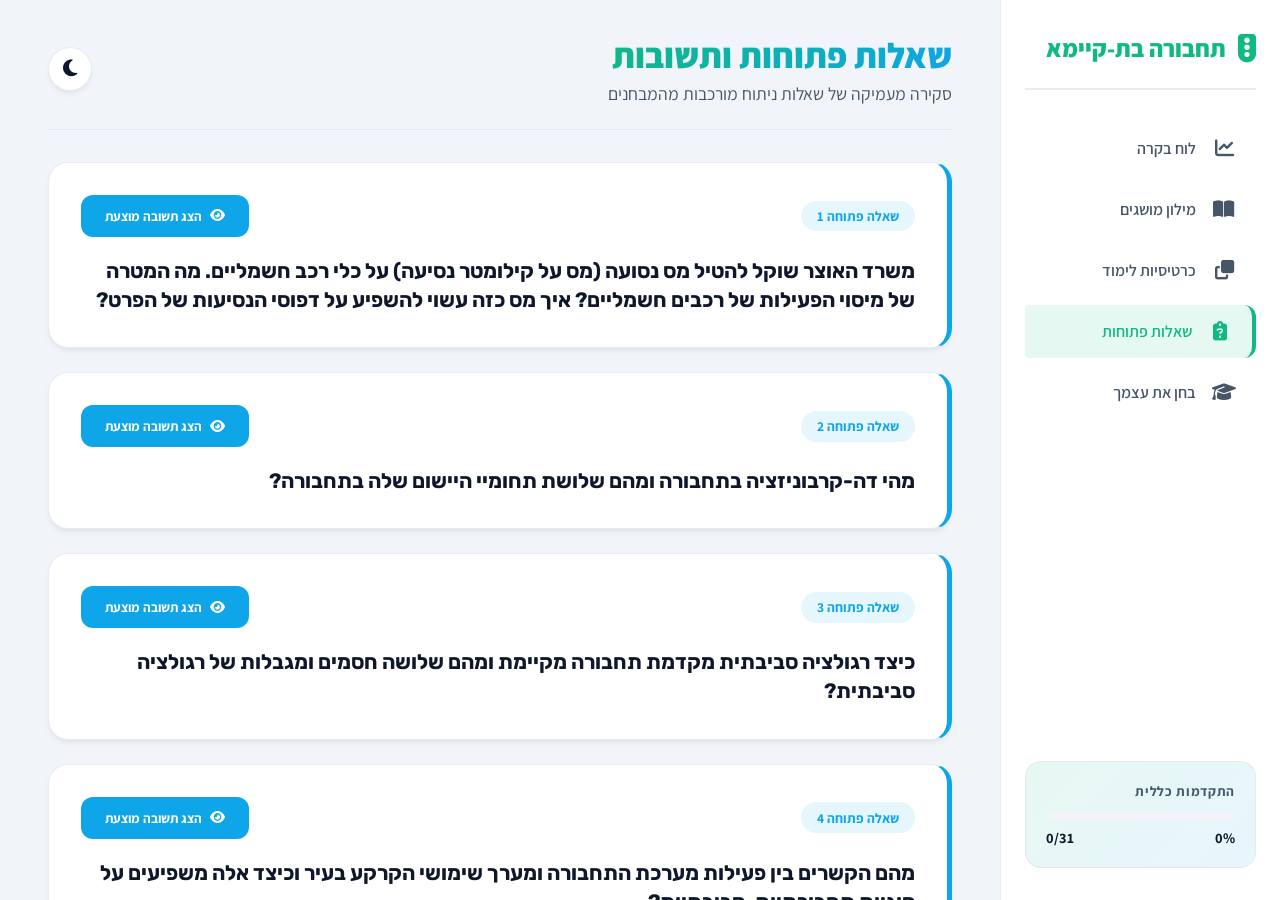
<file: open-questions.html>
<!DOCTYPE html>
<html lang="he" dir="rtl">
<head>
    <meta charset="UTF-8">
    <meta name="viewport" content="width=device-width, initial-scale=1.0">
    <title>שאלות פתוחות - תחבורה בת-קיימא</title>
    <!-- Google Fonts -->
    <link rel="preconnect" href="https://fonts.googleapis.com">
    <link rel="preconnect" href="https://fonts.gstatic.com" crossorigin>
    <link href="https://fonts.googleapis.com/css2?family=Assistant:wght@300;400;600;700;800&family=Rubik:wght@300;400;500;700;800&display=swap" rel="stylesheet">
    <!-- FontAwesome for icons -->
    <link rel="stylesheet" href="https://cdnjs.cloudflare.com/ajax/libs/font-awesome/6.4.0/css/all.min.css">
    <!-- External stylesheet -->
    <link rel="stylesheet" href="styles.css">
</head>
<body data-theme="light">

    <div class="app-container">
        
        <!-- Sidebar Navigation -->
        <aside class="sidebar">
            <div class="logo-area">
                <i class="fa-solid fa-traffic-light"></i>
                <span>תחבורה בת-קיימא</span>
            </div>
            
            <nav>
                <ul class="nav-links">
                    <li>
                        <a class="nav-item" href="index.html" id="nav-dashboard">
                            <i class="fa-solid fa-chart-line"></i>
                            <span>לוח בקרה</span>
                        </a>
                    </li>
                    <li>
                        <a class="nav-item" href="dictionary.html" id="nav-dictionary">
                            <i class="fa-solid fa-book-open"></i>
                            <span>מילון מושגים</span>
                        </a>
                    </li>
                    <li>
                        <a class="nav-item" href="flashcards.html" id="nav-flashcards">
                            <i class="fa-solid fa-clone"></i>
                            <span>כרטיסיות לימוד</span>
                        </a>
                    </li>
                    <li>
                        <a class="nav-item active" href="open-questions.html" id="nav-open-questions">
                            <i class="fa-solid fa-clipboard-question"></i>
                            <span>שאלות פתוחות</span>
                        </a>
                    </li>
                    <li>
                        <a class="nav-item" href="quiz.html" id="nav-quiz">
                            <i class="fa-solid fa-graduation-cap"></i>
                            <span>בחן את עצמך</span>
                        </a>
                    </li>
                </ul>
            </nav>
            
            <!-- Learning Progress Box in Sidebar -->
            <div class="stats-summary">
                <div class="stats-summary-title">התקדמות כללית</div>
                <div class="progress-bar-container">
                    <div class="progress-bar-fill" id="sidebar-progress-fill"></div>
                </div>
                <div class="progress-text">
                    <span id="sidebar-progress-percent">0%</span>
                    <span id="sidebar-progress-ratio">0/0</span>
                </div>
            </div>
        </aside>

        <!-- Main Content Area -->
        <main class="main-content">
            
            <!-- App Header -->
            <header>
                <div class="header-title">
                    <h1>שאלות פתוחות ותשובות</h1>
                    <p>סקירה מעמיקה של שאלות ניתוח מורכבות מהמבחנים</p>
                </div>
                <button class="theme-toggle-btn" onclick="toggleTheme()" title="שנה מצב תצוגה">
                    <i class="fa-solid fa-moon" id="theme-icon"></i>
                </button>
            </header>

            <!-- Open Questions List Container -->
            <div class="open-questions-container" id="open-questions-list">
                <!-- Open Questions will be loaded dynamically here -->
            </div>
            
        </main>
    </div>

    <!-- DB and Core Application JS -->
    <script src="db.js"></script>
    <script>
        function initPage() {
            renderOpenQuestions();
        }

        // Render Open Questions List
        function renderOpenQuestions() {
            const list = document.getElementById('open-questions-list');
            list.innerHTML = '';

            openQuestions.forEach(q => {
                const card = document.createElement('div');
                card.className = 'question-card';
                card.innerHTML = `
                    <div class="question-header">
                        <span class="badge badge-cat" style="background-color: rgba(14, 165, 233, 0.1); color: var(--secondary); font-size: 0.85rem; padding: 0.4rem 1rem;">שאלה פתוחה ${q.id}</span>
                        <button class="reveal-btn" onclick="toggleAnswer(${q.id}, this)">
                            <i class="fa-solid fa-eye"></i>
                            <span>הצג תשובה מוצעת</span>
                        </button>
                    </div>
                    <div class="question-text">${q.question}</div>
                    <div class="answer-box" id="answer-${q.id}">
                        ${q.answer}
                    </div>
                `;
                list.appendChild(card);
            });
        }

        function toggleAnswer(id, btn) {
            const answerBox = document.getElementById(`answer-${id}`);
            const isVisible = answerBox.classList.contains('visible');
            
            if (isVisible) {
                answerBox.classList.remove('visible');
                btn.innerHTML = `<i class="fa-solid fa-eye"></i> <span>הצג תשובה מוצעת</span>`;
                btn.style.backgroundColor = 'var(--secondary)';
            } else {
                answerBox.classList.add('visible');
                btn.innerHTML = `<i class="fa-solid fa-eye-slash"></i> <span>הסתר תשובה</span>`;
                btn.style.backgroundColor = 'var(--text-secondary)';
            }
        }
    </script>
</body>
</html>
</file>
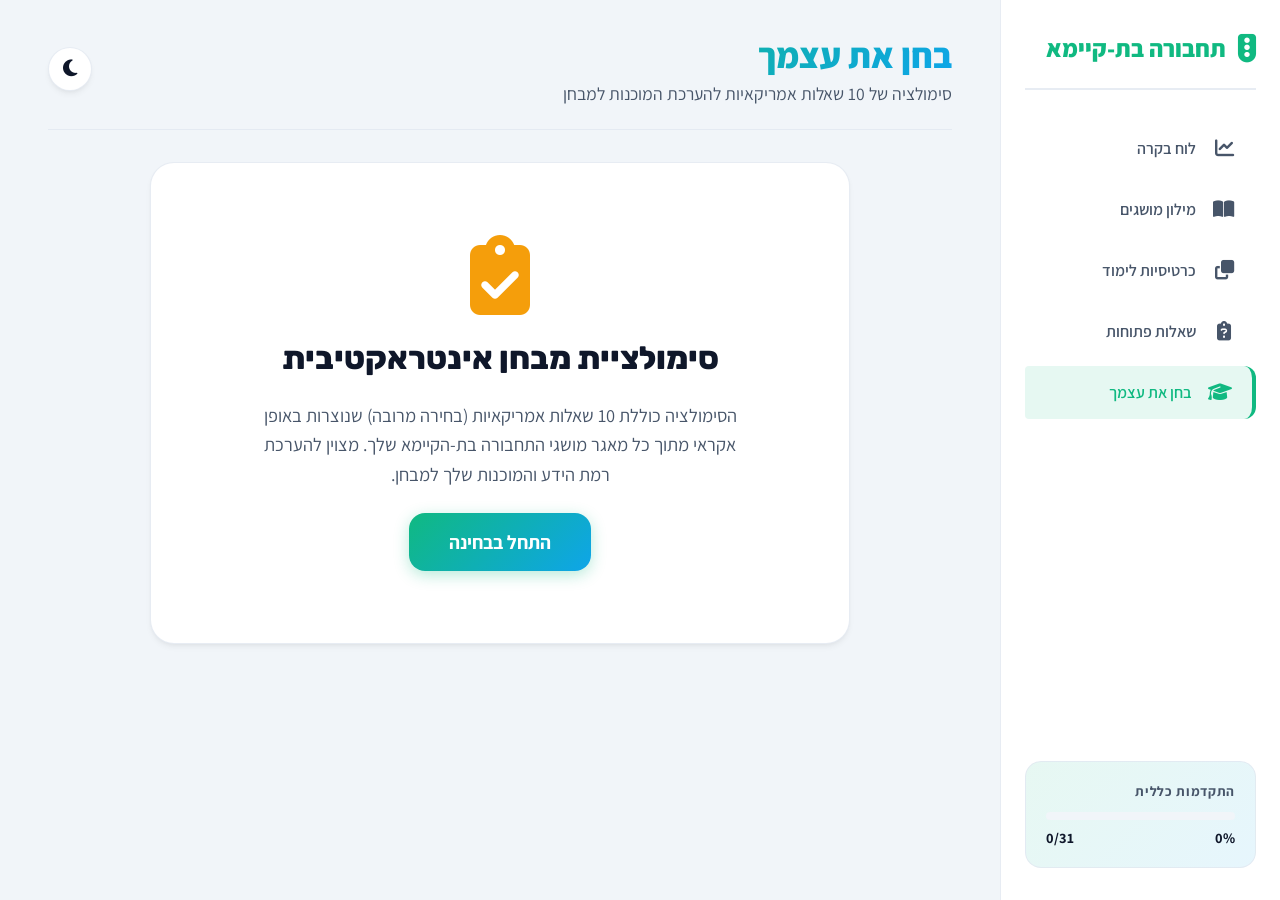
<file: quiz.html>
<!DOCTYPE html>
<html lang="he" dir="rtl">
<head>
    <meta charset="UTF-8">
    <meta name="viewport" content="width=device-width, initial-scale=1.0">
    <title>בחן את עצמך - תחבורה בת-קיימא</title>
    <!-- Google Fonts -->
    <link rel="preconnect" href="https://fonts.googleapis.com">
    <link rel="preconnect" href="https://fonts.gstatic.com" crossorigin>
    <link href="https://fonts.googleapis.com/css2?family=Assistant:wght@300;400;600;700;800&family=Rubik:wght@300;400;500;700;800&display=swap" rel="stylesheet">
    <!-- FontAwesome for icons -->
    <link rel="stylesheet" href="https://cdnjs.cloudflare.com/ajax/libs/font-awesome/6.4.0/css/all.min.css">
    <!-- External stylesheet -->
    <link rel="stylesheet" href="styles.css">
</head>
<body data-theme="light">

    <div class="app-container">
        
        <!-- Sidebar Navigation -->
        <aside class="sidebar">
            <div class="logo-area">
                <i class="fa-solid fa-traffic-light"></i>
                <span>תחבורה בת-קיימא</span>
            </div>
            
            <nav>
                <ul class="nav-links">
                    <li>
                        <a class="nav-item" href="index.html" id="nav-dashboard">
                            <i class="fa-solid fa-chart-line"></i>
                            <span>לוח בקרה</span>
                        </a>
                    </li>
                    <li>
                        <a class="nav-item" href="dictionary.html" id="nav-dictionary">
                            <i class="fa-solid fa-book-open"></i>
                            <span>מילון מושגים</span>
                        </a>
                    </li>
                    <li>
                        <a class="nav-item" href="flashcards.html" id="nav-flashcards">
                            <i class="fa-solid fa-clone"></i>
                            <span>כרטיסיות לימוד</span>
                        </a>
                    </li>
                    <li>
                        <a class="nav-item" href="open-questions.html" id="nav-open-questions">
                            <i class="fa-solid fa-clipboard-question"></i>
                            <span>שאלות פתוחות</span>
                        </a>
                    </li>
                    <li>
                        <a class="nav-item active" href="quiz.html" id="nav-quiz">
                            <i class="fa-solid fa-graduation-cap"></i>
                            <span>בחן את עצמך</span>
                        </a>
                    </li>
                </ul>
            </nav>
            
            <!-- Learning Progress Box in Sidebar -->
            <div class="stats-summary">
                <div class="stats-summary-title">התקדמות כללית</div>
                <div class="progress-bar-container">
                    <div class="progress-bar-fill" id="sidebar-progress-fill"></div>
                </div>
                <div class="progress-text">
                    <span id="sidebar-progress-percent">0%</span>
                    <span id="sidebar-progress-ratio">0/0</span>
                </div>
            </div>
        </aside>

        <!-- Main Content Area -->
        <main class="main-content">
            
            <!-- App Header -->
            <header>
                <div class="header-title">
                    <h1>בחן את עצמך</h1>
                    <p>סימולציה של 10 שאלות אמריקאיות להערכת המוכנות למבחן</p>
                </div>
                <button class="theme-toggle-btn" onclick="toggleTheme()" title="שנה מצב תצוגה">
                    <i class="fa-solid fa-moon" id="theme-icon"></i>
                </button>
            </header>

            <!-- Quiz Box Container -->
            <div class="quiz-view" id="quiz-box">
                    
                <!-- 1. Quiz Start Screen -->
                <div class="quiz-start-screen" id="quiz-start-screen">
                    <i class="fa-solid fa-clipboard-check"></i>
                    <h2>סימולציית מבחן אינטראקטיבית</h2>
                    <p>הסימולציה כוללת 10 שאלות אמריקאיות (בחירה מרובה) שנוצרות באופן אקראי מתוך כל מאגר מושגי התחבורה בת-הקיימא שלך. מצוין להערכת רמת הידע והמוכנות שלך למבחן.</p>
                    <button class="btn-start-quiz" onclick="startQuiz()">התחל בבחינה</button>
                </div>

                <!-- 2. Quiz Active Screen -->
                <div class="quiz-active-screen" id="quiz-active-screen">
                    <div class="quiz-header">
                        <div class="quiz-progress-num" id="quiz-progress-num">שאלה 1 מתוך 10</div>
                        <div class="quiz-score-indicator" id="quiz-score-indicator">נקודות: 0</div>
                    </div>

                    <div class="quiz-question-container">
                        <div class="quiz-question-type" id="quiz-question-type">התאם את המושג להגדרה</div>
                        <div class="quiz-question-text" id="quiz-question-text">מהי ההגדרה הנכונה עבור...?</div>
                    </div>

                    <div class="quiz-options-list" id="quiz-options-list">
                        <!-- Options dynamically rendered here -->
                    </div>

                    <div class="quiz-feedback-box" id="quiz-feedback-box">
                        משוב לשאלה
                    </div>

                    <button class="btn-next-quiz" id="btn-next-quiz" onclick="nextQuizQuestion()">המשך לשאלה הבאה</button>
                </div>

                <!-- 3. Quiz Summary Screen -->
                <div class="quiz-summary-screen" id="quiz-summary-screen">
                    <div class="quiz-score-circle" id="quiz-score-circle">
                        <div class="quiz-score-circle-inner">
                            <span class="quiz-score-percent" id="quiz-score-percent">0%</span>
                            <span class="quiz-score-label">ציון סופי</span>
                        </div>
                    </div>

                    <div class="quiz-summary-text">
                        <h3 id="quiz-summary-heading">כל הכבוד!</h3>
                        <p id="quiz-summary-body">סיימת את סימולציית המבחן בהצלחה.</p>
                    </div>

                    <div class="quiz-action-buttons">
                        <button class="btn-start-quiz" onclick="startQuiz()">נסה שוב</button>
                        <a class="btn-start-quiz" style="background: var(--bg-primary); color: var(--text-primary); border: 1px solid var(--card-border); box-shadow: none; text-decoration: none; display: flex; align-items: center; justify-content: center;" href="dictionary.html">חזור למילון</a>
                    </div>
                </div>

            </div>
            
        </main>
    </div>

    <!-- DB and Core Application JS -->
    <script src="db.js"></script>
    <script>
        let quizQuestions = [];
        let currentQuizIndex = 0;
        let quizScore = 0;
        let quizAnswered = false;

        function initPage() {
            // Nothing to initialize specifically, wait for user click start
        }

        function startQuiz() {
            document.getElementById('quiz-start-screen').style.display = 'none';
            document.getElementById('quiz-summary-screen').style.display = 'none';
            document.getElementById('quiz-active-screen').style.display = 'flex';
            
            quizQuestions = generateQuizQuestions();
            currentQuizIndex = 0;
            quizScore = 0;
            quizAnswered = false;
            
            displayQuizQuestion();
        }

        function generateQuizQuestions() {
            // Shuffle concepts to choose 10 random ones
            const shuffled = [...concepts].sort(() => 0.5 - Math.random());
            const selected = shuffled.slice(0, 10);
            
            return selected.map((correctConcept, idx) => {
                // Choose type: 0 = term given -> match def, 1 = def given -> match term
                const type = Math.random() > 0.5 ? 0 : 1;
                
                // Get 3 incorrect distractor concepts from the rest of the database
                const distractors = concepts
                    .filter(c => c.id !== correctConcept.id)
                    .sort(() => 0.5 - Math.random())
                    .slice(0, 3);
                
                // Construct options list
                const options = [correctConcept, ...distractors].sort(() => 0.5 - Math.random());
                
                return {
                    correctId: correctConcept.id,
                    type: type,
                    concept: correctConcept,
                    options: options
                };
            });
        }

        function displayQuizQuestion() {
            quizAnswered = false;
            document.getElementById('btn-next-quiz').style.display = 'none';
            document.getElementById('quiz-feedback-box').style.display = 'none';
            
            const q = quizQuestions[currentQuizIndex];
            
            // Update progress header
            document.getElementById('quiz-progress-num').textContent = `שאלה ${currentQuizIndex + 1} מתוך 10`;
            document.getElementById('quiz-score-indicator').textContent = `נקודות: ${quizScore * 10}`;

            const qTypeText = document.getElementById('quiz-question-type');
            const qText = document.getElementById('quiz-question-text');
            const optionsList = document.getElementById('quiz-options-list');
            
            optionsList.innerHTML = '';
            
            if (q.type === 0) {
                // Term given -> choose definition
                qTypeText.textContent = "התאם את ההגדרה למושג";
                qText.textContent = `מהי ההגדרה הנכונה ביותר למושג: \"${q.concept.title}\"?`;
                
                q.options.forEach(opt => {
                    const btn = document.createElement('button');
                    btn.className = 'quiz-option';
                    btn.onclick = () => selectQuizOption(opt.id, btn);
                    btn.innerHTML = `
                        <span>${opt.definition}</span>
                        <i class="fa-solid quiz-option-status-icon"></i>
                    `;
                    optionsList.appendChild(btn);
                });
            } else {
                // Definition given -> choose term
                qTypeText.textContent = "התאם את המושג להגדרה";
                qText.textContent = `לאיזה מושג מתאימה ההגדרה הבאה: \"${q.concept.definition}\"?`;
                
                q.options.forEach(opt => {
                    const btn = document.createElement('button');
                    btn.className = 'quiz-option';
                    btn.onclick = () => selectQuizOption(opt.id, btn);
                    btn.innerHTML = `
                        <span>${opt.title}</span>
                        <i class="fa-solid quiz-option-status-icon"></i>
                    `;
                    optionsList.appendChild(btn);
                });
            }
        }

        function selectQuizOption(selectedId, optionElement) {
            if (quizAnswered) return; // Prevent double answering
            
            quizAnswered = true;
            const q = quizQuestions[currentQuizIndex];
            const optionsList = document.getElementById('quiz-options-list');
            const feedbackBox = document.getElementById('quiz-feedback-box');
            
            // Mark correct & incorrect options visually
            Array.from(optionsList.children).forEach(child => {
                child.classList.remove('correct', 'incorrect');
            });
            
            if (selectedId === q.correctId) {
                // Correct answer!
                quizScore++;
                state.xp += 15; // Earn XP!
                optionElement.classList.add('correct');
                optionElement.querySelector('i').className = 'fa-solid fa-circle-check quiz-option-status-icon';
                
                feedbackBox.className = 'quiz-feedback-box correct-feedback';
                feedbackBox.innerHTML = `
                    <i class="fa-solid fa-circle-check"></i>
                    <span><b>תשובה נכונה!</b> כל הכבוד. השגת 15 נקודות XP.</span>
                `;
            } else {
                // Incorrect answer
                optionElement.classList.add('incorrect');
                optionElement.querySelector('i').className = 'fa-solid fa-circle-xmark quiz-option-status-icon';
                
                // Highlight correct option
                const correctOptionIndex = q.options.findIndex(opt => opt.id === q.correctId);
                const correctButton = optionsList.children[correctOptionIndex];
                correctButton.classList.add('correct');
                correctButton.querySelector('i').className = 'fa-solid fa-circle-check quiz-option-status-icon';
                
                feedbackBox.className = 'quiz-feedback-box incorrect-feedback';
                feedbackBox.innerHTML = `
                    <i class="fa-solid fa-triangle-exclamation"></i>
                    <span><b>טעות.</b> התשובה הנכונה מודגשת בירוק. לא נורא, ממשיכים הלאה!</span>
                `;
            }
            
            // Append definition and example explanation
            feedbackBox.innerHTML += `
                <div style="margin-top: 0.75rem; padding-top: 0.75rem; border-top: 1px dashed var(--card-border); font-size: 0.9rem; font-weight: normal; color: var(--text-secondary);">
                    <b>הסבר:</b> ${q.concept.definition}
                    ${q.concept.example ? `<br><span style="display: block; margin-top: 0.25rem;"><b>דוגמה:</b> ${q.concept.example}</span>` : ''}
                </div>
            `;
            
            feedbackBox.style.display = 'block';
            document.getElementById('btn-next-quiz').style.display = 'block';
            
            saveStateToStorage();
        }

        function nextQuizQuestion() {
            if (currentQuizIndex < 9) {
                currentQuizIndex++;
                displayQuizQuestion();
            } else {
                finishQuiz();
            }
        }

        function finishQuiz() {
            document.getElementById('quiz-active-screen').style.display = 'none';
            document.getElementById('quiz-summary-screen').style.display = 'flex';
            
            const finalScorePercent = (quizScore / 10) * 100;
            state.lastQuizScore = finalScorePercent;
            
            // Award bonus XP for finishing quiz
            state.xp += quizScore * 5 + 50; 
            saveStateToStorage();
            
            // Draw progress circle
            const circle = document.getElementById('quiz-score-circle');
            circle.style.background = `conic-gradient(var(--success) ${finalScorePercent * 3.6}deg, var(--bg-primary) 0deg)`;
            
            document.getElementById('quiz-score-percent').textContent = `${finalScorePercent}%`;
            
            const heading = document.getElementById('quiz-summary-heading');
            const bodyText = document.getElementById('quiz-summary-body');
            
            if (finalScorePercent === 100) {
                heading.textContent = "🏆 מושלם! מדהים!";
                bodyText.textContent = `ענית נכון על 10 מתוך 10 שאלות. אתה מוכן לחלוטין למבחן!`;
            } else if (finalScorePercent >= 80) {
                heading.textContent = "🌟 מצוין!";
                bodyText.textContent = `ענית נכון על ${quizScore} מתוך 10 שאלות. תוצאה נהדרת!`;
            } else if (finalScorePercent >= 60) {
                heading.textContent = "👍 עובר!";
                bodyText.textContent = `ענית נכון על ${quizScore} מתוך 10 שאלות. מומלץ לחזור על המילון ולנסות שוב.`;
            } else {
                heading.textContent = "📚 צריך עוד קצת תרגול";
                bodyText.textContent = `ענית נכון על ${quizScore} מתוך 10 שאלות. אל תתייאש, חזור על הכרטיסיות ונסה שנית.`;
            }
        }
    </script>
</body>
</html>
</file>
<file: styles.css>
:root {
    /* Light Mode Palette */
    --bg-primary: #f1f5f9;
    --bg-secondary: #ffffff;
    --text-primary: #0f172a;
    --text-secondary: #475569;
    --primary: #10b981; /* Emerald */
    --primary-hover: #059669;
    --secondary: #0ea5e9; /* Sky Blue */
    --secondary-hover: #0284c7;
    --accent: #f59e0b; /* Amber */
    --danger: #ef4444;
    --success: #22c55e;
    --card-border: rgba(226, 232, 240, 0.8);
    --card-shadow: 0 4px 6px -1px rgb(0 0 0 / 0.05), 0 2px 4px -2px rgb(0 0 0 / 0.05);
    --card-shadow-hover: 0 20px 25px -5px rgb(0 0 0 / 0.1), 0 8px 10px -6px rgb(0 0 0 / 0.1);
    --transition: all 0.3s cubic-bezier(0.4, 0, 0.2, 1);
    --glass-bg: rgba(255, 255, 255, 0.7);
    --glass-border: rgba(255, 255, 255, 0.4);
}

[data-theme="dark"] {
    /* Dark Mode Palette */
    --bg-primary: #0b0f19;
    --bg-secondary: #131c2e;
    --text-primary: #f8fafc;
    --text-secondary: #94a3b8;
    --primary: #10b981;
    --primary-hover: #34d399;
    --secondary: #38bdf8;
    --secondary-hover: #7dd3fc;
    --accent: #fbbf24;
    --danger: #f87171;
    --success: #4ade80;
    --card-border: rgba(30, 41, 59, 0.6);
    --card-shadow: 0 4px 6px -1px rgb(0 0 0 / 0.3), 0 2px 4px -2px rgb(0 0 0 / 0.3);
    --card-shadow-hover: 0 20px 25px -5px rgb(0 0 0 / 0.4), 0 8px 10px -6px rgb(0 0 0 / 0.4);
    --glass-bg: rgba(19, 28, 46, 0.8);
    --glass-border: rgba(255, 255, 255, 0.05);
}

* {
    box-sizing: border-box;
    margin: 0;
    padding: 0;
    font-family: 'Assistant', 'Rubik', sans-serif;
    -webkit-font-smoothing: antialiased;
}

body {
    background-color: var(--bg-primary);
    color: var(--text-primary);
    transition: var(--transition);
    height: 100vh;
    display: flex;
    flex-direction: column;
    overflow: hidden;
}

/* Layout Structure */
.app-container {
    display: flex;
    height: 100vh;
    width: 100vw;
    overflow: hidden;
    position: relative;
}

/* Sidebar navigation */
.sidebar {
    width: 280px;
    height: 100%;
    flex-shrink: 0;
    overflow-y: auto;
    background-color: var(--bg-secondary);
    border-left: 1px solid var(--card-border);
    padding: 2rem 1.5rem;
    display: flex;
    flex-direction: column;
    gap: 2rem;
    transition: var(--transition);
    z-index: 100;
}

.logo-area {
    display: flex;
    align-items: center;
    gap: 0.75rem;
    color: var(--primary);
    font-weight: 800;
    font-size: 1.5rem;
    font-family: 'Rubik', sans-serif;
    border-bottom: 2px solid var(--card-border);
    padding-bottom: 1.5rem;
}

.logo-area i {
    font-size: 1.8rem;
}

.nav-links {
    list-style: none;
    display: flex;
    flex-direction: column;
    gap: 0.5rem;
}

.nav-item {
    display: flex;
    align-items: center;
    gap: 1rem;
    padding: 1rem 1.25rem;
    border-radius: 12px;
    color: var(--text-secondary);
    text-decoration: none;
    font-weight: 600;
    cursor: pointer;
    transition: var(--transition);
}

.nav-item:hover, .nav-item.active {
    background-color: rgba(16, 185, 129, 0.1);
    color: var(--primary);
}

.nav-item.active {
    border-right: 4px solid var(--primary);
    border-radius: 4px 12px 12px 4px;
}

.nav-item i {
    font-size: 1.2rem;
    width: 24px;
    text-align: center;
}

/* Sidebar stats box */
.stats-summary {
    background: linear-gradient(135deg, rgba(16, 185, 129, 0.1) 0%, rgba(14, 165, 233, 0.1) 100%);
    border: 1px solid var(--card-border);
    border-radius: 16px;
    padding: 1.25rem;
    margin-top: auto;
}

.stats-summary-title {
    font-size: 0.85rem;
    text-transform: uppercase;
    letter-spacing: 0.05em;
    color: var(--text-secondary);
    font-weight: 700;
    margin-bottom: 0.75rem;
}

.progress-bar-container {
    width: 100%;
    height: 8px;
    background-color: var(--bg-primary);
    border-radius: 10px;
    overflow: hidden;
    margin-bottom: 0.5rem;
}

.progress-bar-fill {
    height: 100%;
    background: linear-gradient(90deg, var(--primary) 0%, var(--secondary) 100%);
    width: 0%;
    transition: width 0.5s cubic-bezier(0.4, 0, 0.2, 1);
}

.progress-text {
    display: flex;
    justify-content: space-between;
    font-size: 0.9rem;
    font-weight: 700;
}

/* Main Content Panel */
.main-content {
    flex: 1;
    height: 100%;
    padding: 2rem 3rem;
    display: flex;
    flex-direction: column;
    gap: 2rem;
    overflow-y: auto;
    max-width: 1200px;
    margin: 0 auto;
    width: 100%;
}

header {
    display: flex;
    justify-content: space-between;
    align-items: center;
    padding-bottom: 1.5rem;
    border-bottom: 1px solid var(--card-border);
    width: 100%;
}

.header-title h1 {
    font-size: 2.2rem;
    font-weight: 800;
    background: linear-gradient(135deg, var(--primary) 0%, var(--secondary) 100%);
    -webkit-background-clip: text;
    -webkit-text-fill-color: transparent;
}

.header-title p {
    color: var(--text-secondary);
    margin-top: 0.25rem;
    font-size: 1.1rem;
}

.theme-toggle-btn {
    background-color: var(--bg-secondary);
    border: 1px solid var(--card-border);
    color: var(--text-primary);
    padding: 0.75rem;
    border-radius: 50%;
    cursor: pointer;
    font-size: 1.2rem;
    transition: var(--transition);
    box-shadow: var(--card-shadow);
    width: 44px;
    height: 44px;
    display: flex;
    align-items: center;
    justify-content: center;
}

.theme-toggle-btn:hover {
    transform: scale(1.05);
    border-color: var(--primary);
    color: var(--primary);
}

/* Search and Filter Panel */
.controls-panel {
    background-color: var(--bg-secondary);
    border: 1px solid var(--card-border);
    border-radius: 16px;
    padding: 1.5rem;
    box-shadow: var(--card-shadow);
    display: flex;
    flex-direction: column;
    gap: 1.25rem;
}

.search-row {
    display: flex;
    gap: 1rem;
    position: relative;
}

.search-input-wrapper {
    position: relative;
    flex: 1;
}

.search-input-wrapper i {
    position: absolute;
    right: 1.25rem;
    top: 50%;
    transform: translateY(-50%);
    color: var(--text-secondary);
    font-size: 1.1rem;
}

.search-input {
    width: 100%;
    padding: 1rem 3rem 1rem 1.25rem;
    border-radius: 12px;
    border: 1px solid var(--card-border);
    background-color: var(--bg-primary);
    color: var(--text-primary);
    font-size: 1.05rem;
    outline: none;
    transition: var(--transition);
}

.search-input:focus {
    border-color: var(--primary);
    box-shadow: 0 0 0 3px rgba(16, 185, 129, 0.15);
}

.categories-filter {
    display: flex;
    flex-wrap: wrap;
    gap: 0.5rem;
}

.filter-btn {
    padding: 0.6rem 1.2rem;
    border-radius: 20px;
    border: 1px solid var(--card-border);
    background-color: var(--bg-primary);
    color: var(--text-secondary);
    font-weight: 600;
    font-size: 0.95rem;
    cursor: pointer;
    transition: var(--transition);
}

.filter-btn:hover {
    border-color: var(--primary);
    color: var(--primary);
}

.filter-btn.active {
    background-color: var(--primary);
    color: white;
    border-color: var(--primary);
}

/* Dictionary Card Grid */
.dictionary-grid {
    display: grid;
    grid-template-columns: repeat(auto-fill, minmax(340px, 1fr));
    gap: 1.5rem;
}

.concept-card {
    background-color: var(--bg-secondary);
    border: 1px solid var(--card-border);
    border-radius: 20px;
    padding: 1.75rem;
    box-shadow: var(--card-shadow);
    transition: var(--transition);
    display: flex;
    flex-direction: column;
    position: relative;
    overflow: hidden;
    border-top: 4px solid var(--primary);
}

.concept-card::before {
    content: '';
    position: absolute;
    top: 0;
    left: 0;
    width: 100%;
    height: 100%;
    background: linear-gradient(180deg, rgba(16, 185, 129, 0.02) 0%, transparent 100%);
    pointer-events: none;
}

.concept-card:hover {
    transform: translateY(-5px);
    box-shadow: var(--card-shadow-hover);
}

.card-header {
    display: flex;
    justify-content: space-between;
    align-items: flex-start;
    margin-bottom: 1rem;
    gap: 0.5rem;
}

.card-badges {
    display: flex;
    flex-wrap: wrap;
    gap: 0.4rem;
}

.badge {
    font-size: 0.75rem;
    padding: 0.3rem 0.75rem;
    border-radius: 30px;
    font-weight: 700;
}

.badge-cat {
    background-color: rgba(14, 165, 233, 0.1);
    color: var(--secondary);
}

.badge-lesson {
    background-color: rgba(245, 158, 11, 0.1);
    color: var(--accent);
}

.learned-badge {
    background-color: rgba(34, 197, 94, 0.1);
    color: var(--success);
    padding: 0.25rem 0.5rem;
    border-radius: 8px;
    font-size: 0.8rem;
    font-weight: 700;
    display: flex;
    align-items: center;
    gap: 0.25rem;
}

.concept-title {
    font-size: 1.3rem;
    font-weight: 700;
    color: var(--text-primary);
    line-height: 1.3;
    margin-bottom: 0.75rem;
    font-family: 'Rubik', sans-serif;
}

.concept-definition {
    font-size: 0.95rem;
    color: var(--text-secondary);
    line-height: 1.6;
    margin-bottom: 1.5rem;
    flex: 1;
}

.concept-example {
    margin-top: -0.5rem;
    margin-bottom: 1.25rem;
    padding: 0.75rem 1rem;
    background-color: var(--bg-primary);
    border-right: 3px solid var(--accent);
    border-radius: 8px;
    font-size: 0.9rem;
    color: var(--text-secondary);
}

.card-actions {
    display: flex;
    justify-content: space-between;
    align-items: center;
    border-top: 1px solid var(--card-border);
    padding-top: 1rem;
    margin-top: auto;
}

.btn-learned-toggle {
    background: none;
    border: 1px solid var(--card-border);
    padding: 0.5rem 1rem;
    border-radius: 8px;
    color: var(--text-secondary);
    font-size: 0.85rem;
    font-weight: 600;
    cursor: pointer;
    display: flex;
    align-items: center;
    gap: 0.5rem;
    transition: var(--transition);
}

.btn-learned-toggle:hover {
    border-color: var(--primary);
    color: var(--primary);
    background-color: rgba(16, 185, 129, 0.05);
}

.concept-card.learned-card {
    border-top-color: var(--success);
}

.concept-card.learned-card .btn-learned-toggle {
    background-color: var(--success);
    color: white;
    border-color: var(--success);
}

/* Open Questions View */
.open-questions-container {
    display: flex;
    flex-direction: column;
    gap: 1.5rem;
    width: 100%;
}

.question-card {
    background-color: var(--bg-secondary);
    border: 1px solid var(--card-border);
    border-radius: 20px;
    padding: 2rem;
    box-shadow: var(--card-shadow);
    transition: var(--transition);
    border-right: 5px solid var(--secondary);
}

.question-header {
    display: flex;
    justify-content: space-between;
    align-items: center;
    margin-bottom: 1.25rem;
}

.question-text {
    font-size: 1.3rem;
    font-weight: 700;
    color: var(--text-primary);
    line-height: 1.4;
    font-family: 'Rubik', sans-serif;
}

.reveal-btn {
    background-color: var(--secondary);
    color: white;
    border: none;
    padding: 0.75rem 1.5rem;
    border-radius: 12px;
    font-weight: 700;
    cursor: pointer;
    transition: var(--transition);
    display: inline-flex;
    align-items: center;
    gap: 0.5rem;
}

.reveal-btn:hover {
    background-color: var(--secondary-hover);
    transform: translateY(-2px);
}

.answer-box {
    background-color: var(--bg-primary);
    border: 1px solid var(--card-border);
    border-radius: 12px;
    padding: 1.5rem;
    margin-top: 1rem;
    line-height: 1.7;
    font-size: 1.05rem;
    display: none;
    animation: fadeIn 0.4s ease-out;
}

.answer-box.visible {
    display: block;
}

.answer-box ul {
    margin-top: 1rem;
    padding-right: 1.5rem;
    display: flex;
    flex-direction: column;
    gap: 0.75rem;
}

.answer-box li {
    list-style-type: disc;
}

/* Flashcard Study Mode CSS */
.study-view {
    max-width: 600px;
    margin: 0 auto;
    width: 100%;
    display: flex;
    flex-direction: column;
    align-items: center;
    gap: 2rem;
}

.flashcard-wrapper {
    perspective: 1000px;
    width: 100%;
    height: 380px;
    cursor: pointer;
}

.flashcard {
    position: relative;
    width: 100%;
    height: 100%;
    text-align: center;
    transition: transform 0.8s cubic-bezier(0.175, 0.885, 0.32, 1.275);
    transform-style: preserve-3d;
}

.flashcard-wrapper:hover .flashcard {
    box-shadow: 0 14px 28px rgba(0,0,0,0.15), 0 10px 10px rgba(0,0,0,0.1);
}

.flashcard.flipped {
    transform: rotateY(180deg);
}

.flashcard-front, .flashcard-back {
    position: absolute;
    width: 100%;
    height: 100%;
    -webkit-backface-visibility: hidden;
    backface-visibility: hidden;
    border-radius: 24px;
    display: flex;
    flex-direction: column;
    justify-content: center;
    align-items: center;
    padding: 2.5rem;
    box-shadow: var(--card-shadow);
    border: 1px solid var(--card-border);
}

.flashcard-front {
    background: linear-gradient(135deg, var(--primary) 0%, var(--primary-hover) 100%);
    color: white;
}

.flashcard-front .card-cat-indicator {
    position: absolute;
    top: 2rem;
    background-color: rgba(255, 255, 255, 0.2);
    color: white;
    padding: 0.4rem 1rem;
    border-radius: 30px;
    font-size: 0.85rem;
    font-weight: 700;
}

.flashcard-front .card-title-lg {
    font-size: 2.2rem;
    font-weight: 800;
    font-family: 'Rubik', sans-serif;
    text-shadow: 0 2px 4px rgba(0,0,0,0.1);
}

.flashcard-front .hint-text {
    position: absolute;
    bottom: 2rem;
    font-size: 0.9rem;
    opacity: 0.8;
    font-weight: 600;
    display: flex;
    align-items: center;
    gap: 0.5rem;
}

.flashcard-back {
    background-color: var(--bg-secondary);
    color: var(--text-primary);
    transform: rotateY(180deg);
    justify-content: flex-start;
    text-align: right;
    overflow-y: auto;
}

.flashcard-back .card-back-header {
    width: 100%;
    border-bottom: 1px solid var(--card-border);
    padding-bottom: 0.75rem;
    margin-bottom: 1.25rem;
    display: flex;
    justify-content: space-between;
    align-items: center;
}

.flashcard-back .back-title {
    font-size: 1.4rem;
    font-weight: 700;
    font-family: 'Rubik', sans-serif;
    color: var(--primary);
}

.flashcard-back .back-definition {
    font-size: 1.1rem;
    line-height: 1.7;
    color: var(--text-primary);
    overflow-y: auto;
    flex: 1;
    width: 100%;
}

.flashcard-back .hint-text-back {
    font-size: 0.85rem;
    color: var(--text-secondary);
    text-align: center;
    margin-top: 1rem;
    width: 100%;
}

.study-controls {
    display: flex;
    align-items: center;
    justify-content: space-between;
    width: 100%;
    margin-top: 1rem;
}

.study-nav-btn {
    background-color: var(--bg-secondary);
    border: 1px solid var(--card-border);
    color: var(--text-primary);
    width: 50px;
    height: 50px;
    border-radius: 50%;
    cursor: pointer;
    display: flex;
    align-items: center;
    justify-content: center;
    font-size: 1.2rem;
    transition: var(--transition);
    box-shadow: var(--card-shadow);
}

.study-nav-btn:hover {
    background-color: var(--primary);
    color: white;
    border-color: var(--primary);
    transform: scale(1.05);
}

.study-progress-counter {
    font-weight: 700;
    font-size: 1.1rem;
    color: var(--text-secondary);
}

.study-feedback-buttons {
    display: flex;
    gap: 1rem;
    width: 100%;
    margin-top: 0.5rem;
}

.feedback-btn {
    flex: 1;
    padding: 1rem;
    border-radius: 12px;
    border: none;
    font-size: 1.05rem;
    font-weight: 700;
    cursor: pointer;
    display: flex;
    align-items: center;
    justify-content: center;
    gap: 0.5rem;
    transition: var(--transition);
    color: white;
}

.btn-know {
    background-color: var(--success);
}
.btn-know:hover {
    background-color: #16a34a;
    transform: translateY(-2px);
}

.btn-dont-know {
    background-color: var(--danger);
}
.btn-dont-know:hover {
    background-color: #dc2626;
    transform: translateY(-2px);
}

/* Quiz View CSS */
.quiz-view {
    max-width: 700px;
    margin: 0 auto;
    width: 100%;
    background-color: var(--bg-secondary);
    border: 1px solid var(--card-border);
    border-radius: 24px;
    padding: 2.5rem;
    box-shadow: var(--card-shadow);
    display: flex;
    flex-direction: column;
    gap: 2rem;
    position: relative;
}

.quiz-start-screen {
    text-align: center;
    display: flex;
    flex-direction: column;
    align-items: center;
    gap: 1.5rem;
    padding: 2rem 0;
}

.quiz-start-screen i {
    font-size: 5rem;
    color: var(--accent);
    animation: bounce 2s infinite;
}

.quiz-start-screen h2 {
    font-size: 2rem;
    font-family: 'Rubik', sans-serif;
    font-weight: 800;
}

.quiz-start-screen p {
    color: var(--text-secondary);
    font-size: 1.15rem;
    max-width: 500px;
    line-height: 1.6;
}

.btn-start-quiz {
    background: linear-gradient(135deg, var(--primary) 0%, var(--secondary) 100%);
    color: white;
    border: none;
    padding: 1rem 2.5rem;
    font-size: 1.2rem;
    font-weight: 700;
    border-radius: 16px;
    cursor: pointer;
    transition: var(--transition);
    box-shadow: 0 4px 15px rgba(16, 185, 129, 0.3);
}

.btn-start-quiz:hover {
    transform: translateY(-2px);
    box-shadow: 0 8px 25px rgba(16, 185, 129, 0.45);
}

.quiz-active-screen {
    display: none;
    flex-direction: column;
    gap: 1.5rem;
}

.quiz-header {
    display: flex;
    justify-content: space-between;
    align-items: center;
    border-bottom: 2px solid var(--card-border);
    padding-bottom: 1rem;
}

.quiz-progress-num {
    font-size: 1.1rem;
    font-weight: 700;
    color: var(--text-secondary);
}

.quiz-score-indicator {
    background-color: rgba(14, 165, 233, 0.1);
    color: var(--secondary);
    padding: 0.4rem 1rem;
    border-radius: 30px;
    font-weight: 700;
    font-size: 0.95rem;
}

.quiz-question-container {
    margin: 1rem 0;
}

.quiz-question-type {
    font-size: 0.9rem;
    text-transform: uppercase;
    font-weight: 700;
    color: var(--primary);
    margin-bottom: 0.5rem;
    letter-spacing: 0.05em;
}

.quiz-question-text {
    font-size: 1.4rem;
    font-weight: 700;
    color: var(--text-primary);
    line-height: 1.4;
    font-family: 'Rubik', sans-serif;
}

.quiz-options-list {
    display: flex;
    flex-direction: column;
    gap: 1rem;
    margin-top: 1.5rem;
}

.quiz-option {
    background-color: var(--bg-primary);
    border: 1px solid var(--card-border);
    border-radius: 14px;
    padding: 1.1rem 1.5rem;
    font-size: 1.05rem;
    font-weight: 600;
    color: var(--text-primary);
    cursor: pointer;
    transition: var(--transition);
    display: flex;
    align-items: center;
    justify-content: space-between;
    gap: 1rem;
    text-align: right;
}

.quiz-option:hover {
    border-color: var(--secondary);
    background-color: rgba(14, 165, 233, 0.05);
    transform: translateX(-5px);
}

.quiz-option.correct {
    background-color: rgba(34, 197, 94, 0.15) !important;
    border-color: var(--success) !important;
    color: var(--success) !important;
}

.quiz-option.incorrect {
    background-color: rgba(239, 68, 68, 0.15) !important;
    border-color: var(--danger) !important;
    color: var(--danger) !important;
}

.quiz-option-status-icon {
    font-size: 1.2rem;
    display: none;
}

.quiz-option.correct .quiz-option-status-icon {
    display: block;
    color: var(--success);
}

.quiz-option.incorrect .quiz-option-status-icon {
    display: block;
    color: var(--danger);
}

.quiz-feedback-box {
    padding: 1.25rem;
    border-radius: 12px;
    font-weight: 600;
    display: none;
    animation: fadeIn 0.3s ease;
    line-height: 1.5;
}

.quiz-feedback-box.correct-feedback {
    background-color: rgba(34, 197, 94, 0.1);
    color: var(--success);
    border: 1px solid var(--success);
}

.quiz-feedback-box.incorrect-feedback {
    background-color: rgba(239, 68, 68, 0.1);
    color: var(--danger);
    border: 1px solid var(--danger);
}

.btn-next-quiz {
    align-self: flex-end;
    background-color: var(--primary);
    color: white;
    border: none;
    padding: 0.9rem 2rem;
    font-size: 1.1rem;
    font-weight: 700;
    border-radius: 12px;
    cursor: pointer;
    transition: var(--transition);
    display: none;
}

.btn-next-quiz:hover {
    background-color: var(--primary-hover);
    transform: translateY(-2px);
}

/* Quiz Summary Screen */
.quiz-summary-screen {
    display: none;
    text-align: center;
    flex-direction: column;
    align-items: center;
    gap: 2rem;
    padding: 1.5rem 0;
}

.quiz-score-circle {
    position: relative;
    width: 160px;
    height: 160px;
    border-radius: 50%;
    background: conic-gradient(var(--success) 0deg, var(--bg-primary) 0deg);
    display: flex;
    align-items: center;
    justify-content: center;
    box-shadow: 0 10px 25px rgba(0,0,0,0.1);
    transition: transform 0.8s ease-out;
}

.quiz-score-circle-inner {
    width: 130px;
    height: 130px;
    border-radius: 50%;
    background-color: var(--bg-secondary);
    display: flex;
    flex-direction: column;
    align-items: center;
    justify-content: center;
    font-family: 'Rubik', sans-serif;
}

.quiz-score-percent {
    font-size: 2.2rem;
    font-weight: 800;
    color: var(--text-primary);
}

.quiz-score-label {
    font-size: 0.9rem;
    color: var(--text-secondary);
    font-weight: 600;
}

.quiz-summary-text h3 {
    font-size: 1.8rem;
    font-weight: 800;
    margin-bottom: 0.5rem;
}

.quiz-summary-text p {
    color: var(--text-secondary);
    font-size: 1.1rem;
}

.quiz-action-buttons {
    display: flex;
    gap: 1rem;
}

/* Empty State */
.empty-state {
    grid-column: 1 / -1;
    text-align: center;
    padding: 4rem 2rem;
    background-color: var(--bg-secondary);
    border: 1px solid var(--card-border);
    border-radius: 20px;
    color: var(--text-secondary);
    display: flex;
    flex-direction: column;
    align-items: center;
    gap: 1rem;
}

.empty-state i {
    font-size: 3.5rem;
    color: var(--text-secondary);
    opacity: 0.5;
}

.empty-state h3 {
    font-size: 1.4rem;
    font-weight: 700;
    color: var(--text-primary);
}

/* Dashboard View */
.dashboard-grid {
    display: grid;
    grid-template-columns: repeat(auto-fit, minmax(280px, 1fr));
    gap: 1.5rem;
    width: 100%;
}

.dashboard-card {
    background-color: var(--bg-secondary);
    border: 1px solid var(--card-border);
    border-radius: 20px;
    padding: 1.75rem;
    box-shadow: var(--card-shadow);
    display: flex;
    align-items: center;
    gap: 1.5rem;
    transition: var(--transition);
}

.dashboard-card:hover {
    transform: translateY(-3px);
    box-shadow: var(--card-shadow-hover);
}

.dash-icon-box {
    width: 60px;
    height: 60px;
    border-radius: 16px;
    display: flex;
    align-items: center;
    justify-content: center;
    font-size: 1.6rem;
}

.dash-icon-primary {
    background-color: rgba(16, 185, 129, 0.1);
    color: var(--primary);
}

.dash-icon-secondary {
    background-color: rgba(14, 165, 233, 0.1);
    color: var(--secondary);
}

.dash-icon-accent {
    background-color: rgba(245, 158, 11, 0.1);
    color: var(--accent);
}

.dash-info h3 {
    font-size: 1.8rem;
    font-weight: 800;
    color: var(--text-primary);
    line-height: 1.2;
}

.dash-info p {
    color: var(--text-secondary);
    font-size: 0.95rem;
    font-weight: 600;
}

.welcome-hero {
    background: linear-gradient(135deg, #1e293b 0%, #0f172a 100%);
    border-radius: 24px;
    padding: 3rem;
    color: white;
    position: relative;
    overflow: hidden;
    box-shadow: 0 10px 30px rgba(0, 0, 0, 0.15);
    display: flex;
    justify-content: space-between;
    align-items: center;
    width: 100%;
}

.welcome-hero::before {
    content: '';
    position: absolute;
    top: -20%;
    left: -10%;
    width: 300px;
    height: 300px;
    background: radial-gradient(circle, var(--primary) 0%, transparent 70%);
    opacity: 0.2;
    pointer-events: none;
}

.welcome-text h2 {
    font-size: 2.2rem;
    font-weight: 800;
    margin-bottom: 0.75rem;
    font-family: 'Rubik', sans-serif;
    background: linear-gradient(120deg, #ffffff 30%, var(--secondary) 100%);
    -webkit-background-clip: text;
    -webkit-text-fill-color: transparent;
}

.welcome-text p {
    font-size: 1.15rem;
    opacity: 0.85;
    max-width: 650px;
    line-height: 1.6;
}

.hero-action-btn {
    background-color: var(--primary);
    color: white;
    border: none;
    padding: 0.9rem 1.8rem;
    font-size: 1.05rem;
    font-weight: 700;
    border-radius: 12px;
    cursor: pointer;
    transition: var(--transition);
    margin-top: 1.5rem;
    display: inline-flex;
    align-items: center;
    gap: 0.5rem;
    text-decoration: none;
}

.hero-action-btn:hover {
    background-color: var(--primary-hover);
    transform: translateY(-2px);
}

/* Animations */
@keyframes fadeIn {
    from { opacity: 0; transform: translateY(10px); }
    to { opacity: 1; transform: translateY(0); }
}

@keyframes bounce {
    0%, 20%, 50%, 80%, 100% {transform: translateY(0);}
    40% {transform: translateY(-20px);}
    60% {transform: translateY(-10px);}
}

/* Responsive styling */
@media (max-width: 1024px) {
    body {
        height: auto !important;
        overflow: auto !important;
    }
    .app-container {
        flex-direction: column;
        height: auto !important;
        overflow: visible !important;
    }
    .sidebar {
        width: 100%;
        height: auto !important;
        border-left: none;
        border-bottom: 1px solid var(--card-border);
        padding: 1.25rem 1rem;
        gap: 1rem;
        flex-shrink: 0;
    }
    .logo-area {
        border-bottom: none;
        padding-bottom: 0;
        justify-content: center;
    }
    .nav-links {
        flex-direction: row;
        overflow-x: auto;
        padding-bottom: 0.5rem;
        justify-content: flex-start;
        gap: 0.5rem;
        width: 100%;
        -webkit-overflow-scrolling: touch;
    }
    .nav-item {
        white-space: nowrap;
        padding: 0.75rem 1rem;
        font-size: 0.95rem;
        border-radius: 8px;
        flex-shrink: 0;
    }
    .nav-item.active {
        border-right: none;
        border-bottom: 3px solid var(--primary);
        border-radius: 8px 8px 0 0;
        background-color: rgba(16, 185, 129, 0.08);
    }
    .stats-summary {
        display: none; /* Hide on small screen top bars to save space */
    }
    .main-content {
        padding: 1.5rem 1rem;
        height: auto !important;
        overflow-y: visible !important;
        gap: 1.5rem;
        max-width: 100%;
        margin: 0;
    }
    header {
        flex-direction: row;
        align-items: center;
        justify-content: space-between;
    }
    .welcome-hero {
        padding: 2rem 1.5rem;
        flex-direction: column;
        align-items: flex-start;
        gap: 1.5rem;
    }
    .welcome-text h2 {
        font-size: 1.6rem;
    }
    .welcome-text p {
        font-size: 1rem;
    }
    .dictionary-grid {
        grid-template-columns: 1fr;
        gap: 1.25rem;
    }
    .controls-panel {
        padding: 1.25rem 1rem;
        gap: 1rem;
    }
}

@media (max-width: 640px) {
    .nav-links {
        justify-content: flex-start;
    }
    .header-title h1 {
        font-size: 1.6rem;
    }
    .header-title p {
        font-size: 0.9rem;
    }
    .search-row {
        flex-direction: column;
    }
    .quiz-view {
        padding: 1.25rem 1rem;
        gap: 1.25rem;
    }
    .flashcard-wrapper {
        height: 320px;
    }
    .flashcard-front .card-title-lg {
        font-size: 1.6rem;
    }
    .flashcard-back .back-title {
        font-size: 1.2rem;
    }
    .flashcard-back .back-definition {
        font-size: 0.95rem;
    }
    .quiz-question-text {
        font-size: 1.15rem;
    }
    .quiz-option {
        padding: 0.9rem 1.1rem;
        font-size: 0.95rem;
    }
}
</file>
